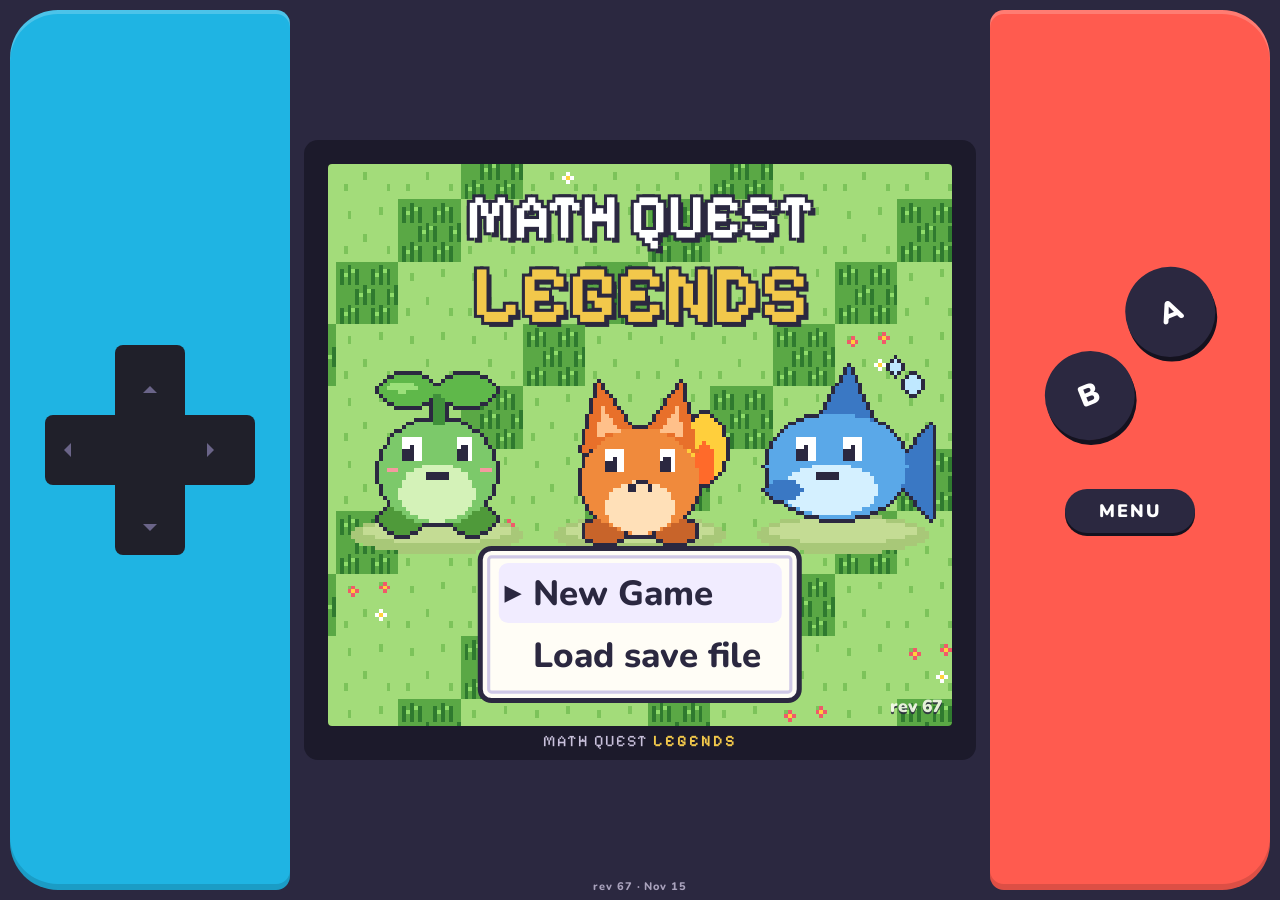
<file: index.html>
<!doctype html>
<html lang="en">
<head>
<meta charset="utf-8">
<meta name="viewport" content="width=device-width, initial-scale=1, maximum-scale=1, user-scalable=no, viewport-fit=cover">
<title>Math Quest Legends</title>
<meta name="description" content="A pixel-art monster-catching adventure where every battle move is a math problem.">
<meta name="theme-color" content="#2d2a4a">
<link rel="manifest" href="manifest.webmanifest">
<link rel="icon" href="favicon-32.png" sizes="32x32">
<link rel="apple-touch-icon" href="apple-touch-icon.png">
<meta name="apple-mobile-web-app-capable" content="yes">
<meta name="mobile-web-app-capable" content="yes">
<meta name="apple-mobile-web-app-status-bar-style" content="black-translucent">
<meta name="apple-mobile-web-app-title" content="MQ Legends">
<link rel="preconnect" href="https://fonts.googleapis.com">
<link rel="preconnect" href="https://fonts.gstatic.com" crossorigin>
<link rel="stylesheet" href="https://fonts.googleapis.com/css2?family=Nunito:wght@700;800;900&family=Pixelify+Sans:wght@400;600&display=swap">
<link rel="stylesheet" href="style.css">
</head>
<body>
<main class="console">
  <div class="bezel">
    <div class="screen" id="screen">
      <canvas id="cv" width="160" height="144"></canvas>
      <div id="ui"></div>
      <div id="fade"></div>
    </div>
    <div class="brand">MATH QUEST <b>LEGENDS</b></div>
  </div>

  <div class="pad">
    <div class="dpad">
      <button data-btn="up" class="d up" aria-label="Up"></button>
      <button data-btn="left" class="d left" aria-label="Left"></button>
      <span class="d mid"></span>
      <button data-btn="right" class="d right" aria-label="Right"></button>
      <button data-btn="down" class="d down" aria-label="Down"></button>
    </div>
    <div class="ab">
      <button data-btn="b" class="b" aria-label="B button">B</button>
      <button data-btn="a" class="a" aria-label="A button">A</button>
    </div>
  </div>
  <button data-btn="start" class="start">MENU</button>
  <p class="keys">Arrows / WASD move · Z or Space = A · X = B · Enter = Menu</p>
  <p class="rev" id="rev"></p>
</main>

<script src="js/version.js"></script>
<script src="js/data.js"></script>
<script src="js/art.js"></script>
<script src="js/math.js"></script>
<script src="js/game.js"></script>
<script>
if ('serviceWorker' in navigator) {
  window.addEventListener('load', function () { navigator.serviceWorker.register('sw.js').catch(function () {}); });
}
</script>
</body>
</html>
</file>
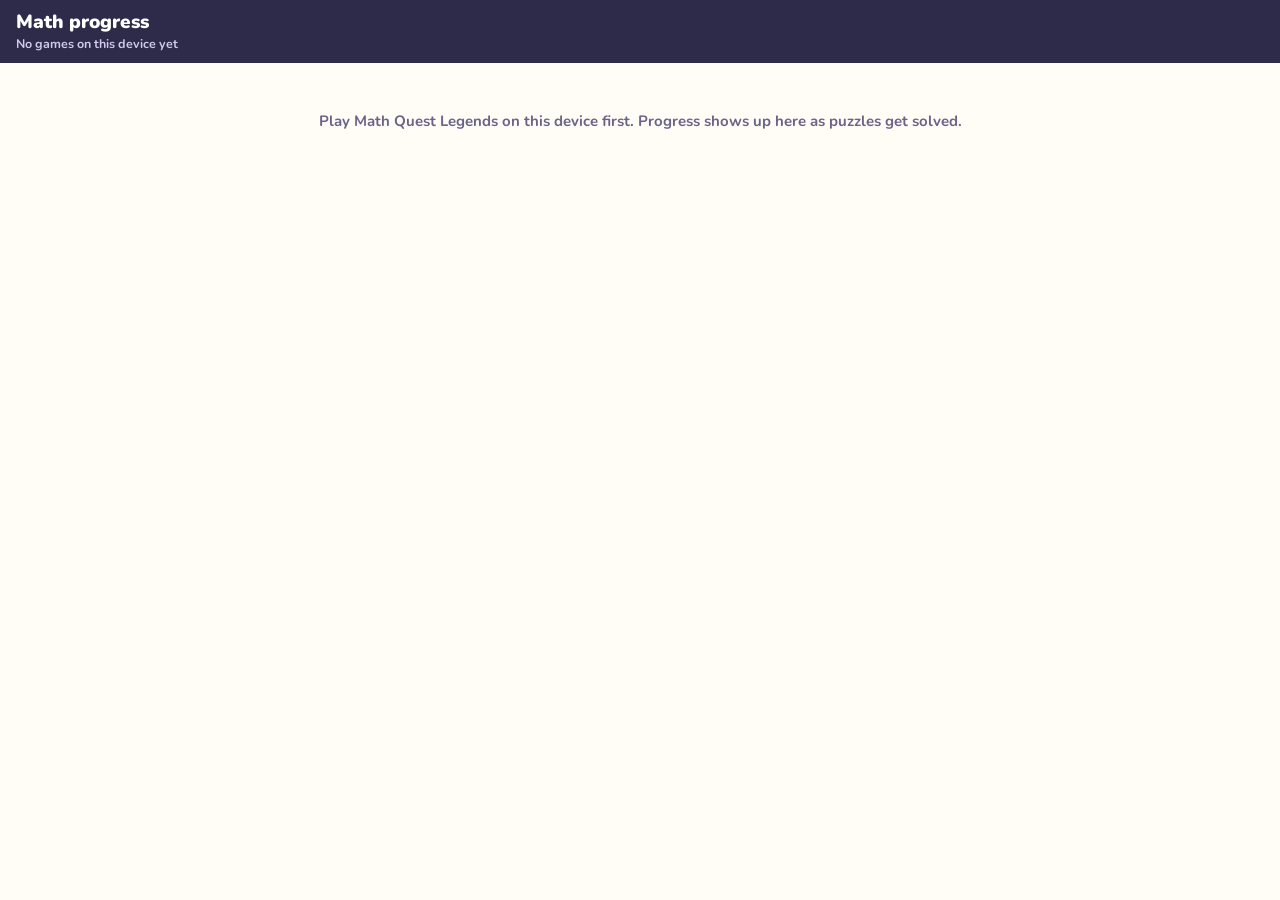
<file: progress.html>
<!doctype html>
<html lang="en">
<head>
<meta charset="utf-8">
<meta name="viewport" content="width=device-width, initial-scale=1, viewport-fit=cover">
<title>Math progress</title>
<link rel="icon" href="favicon-32.png" sizes="32x32">
<link rel="stylesheet" href="https://fonts.googleapis.com/css2?family=Nunito:wght@600;700;800;900&display=swap">
<style>
  /* For grown-ups: how each child on this device is doing, from the game's own
     saves (same address as the game, so the same storage). Nothing leaves the device. */
  :root {
    --ink: #2b2840; --soft: #6a6488; --paper: #fffdf6; --card: #ffffff; --line: #e6e1f0;
    --bezel: #2d2a4a; --gold: #f2c84b;
    --good: #2f9e5b; --mid: #d99a1e; --weak: #d2483f; --none: #c9c1dc;
  }
  * { box-sizing: border-box; }
  html { scroll-behavior: smooth; }
  body { margin: 0; background: var(--paper); color: var(--ink); font: 700 15px/1.35 'Nunito', system-ui, sans-serif; }
  header { position: sticky; top: 0; z-index: 2; background: var(--bezel); color: #fff; padding: 10px 16px; display: flex; align-items: center; gap: 10px; }
  header h1 { margin: 0; font-size: 19px; font-weight: 900; flex: 1; min-width: 0; white-space: nowrap; overflow: hidden; text-overflow: ellipsis; }
  header small { display: block; font-size: 12.5px; font-weight: 700; color: #cfc8e6; }
  .switch { border: 0; border-radius: 10px; background: #ffffff1f; color: #fff; font: 900 15px 'Nunito', sans-serif; padding: 6px 10px; }
  .switch[hidden] { display: none; }
  main { max-width: 760px; margin: 0 auto; padding: 12px 16px 40px; }
  h2 { font-size: 15px; font-weight: 900; text-transform: uppercase; letter-spacing: .06em; color: var(--soft); margin: 22px 0 8px; }
  p { margin: 6px 0; }
  .muted { color: var(--soft); font-weight: 700; }

  .cards { display: grid; grid-template-columns: repeat(4, 1fr); gap: 8px; }
  .card { background: var(--card); border: 2px solid var(--line); border-radius: 14px; padding: 8px 10px; }
  .card b { display: block; font-size: 24px; font-weight: 900; line-height: 1.1; }
  .card span { font-size: 12.5px; color: var(--soft); }

  .point { background: var(--card); border: 2px solid var(--line); border-left-width: 6px; border-radius: 12px; padding: 8px 12px; margin: 6px 0; }
  .point.good { border-left-color: var(--good); }
  .point.weak { border-left-color: var(--weak); }
  .point.up { border-left-color: #3b82c4; }
  .point.down { border-left-color: var(--mid); }
  .point h3 { margin: 0; font-size: 16px; font-weight: 900; }
  .point p { margin: 3px 0 0; font-weight: 700; }
  .point .home { color: var(--soft); }
  .point .home b { color: var(--ink); }

  .skill { display: grid; grid-template-columns: 1fr 120px 92px; gap: 8px; align-items: center; padding: 6px 2px; border-bottom: 1px solid var(--line); }
  .skill .name { font-weight: 800; }
  .skill .name small { display: block; color: var(--soft); font-weight: 700; font-size: 12.5px; }
  .bar { height: 12px; border-radius: 6px; background: var(--line); overflow: hidden; }
  .bar i { display: block; height: 100%; border-radius: 6px; }
  .chip { justify-self: end; font-size: 12px; font-weight: 900; padding: 2px 8px; border-radius: 10px; color: #fff; white-space: nowrap; }
  .grade { margin-top: 12px; font-weight: 900; }

  .days { display: grid; grid-template-columns: repeat(14, 1fr); gap: 4px; align-items: end; height: 92px; padding-top: 6px; }
  .day { display: flex; flex-direction: column; align-items: center; justify-content: flex-end; height: 100%; gap: 3px; }
  .day i { display: block; width: 100%; border-radius: 4px 4px 2px 2px; background: var(--none); min-height: 3px; }
  .day span { font-size: 11px; color: var(--soft); }

  .slip { background: var(--card); border: 2px solid var(--line); border-radius: 12px; padding: 8px 12px; margin: 6px 0; }
  .slip h3 { margin: 0; font-size: 15.5px; font-weight: 900; display: flex; justify-content: space-between; gap: 8px; }
  .slip p { margin: 3px 0 0; }
  .eg { font-variant-numeric: tabular-nums; color: var(--soft); }
  .eg b { color: var(--weak); }

  .review { display: flex; flex-wrap: wrap; gap: 6px; }
  .review span { background: var(--card); border: 2px solid var(--line); border-radius: 10px; padding: 3px 9px; font-variant-numeric: tabular-nums; }
  .foot { margin-top: 26px; font-size: 12.5px; color: var(--soft); }
  .empty { padding: 30px 0; text-align: center; color: var(--soft); }

  @media (max-width: 560px) {
    .cards { grid-template-columns: repeat(2, 1fr); }
    .skill { grid-template-columns: 1fr 80px 84px; }
  }
</style>
</head>
<body>
<header>
  <button class="switch" id="prev" type="button" aria-label="Previous child">◀</button>
  <h1 id="title">Math progress<small>&nbsp;</small></h1>
  <button class="switch" id="next" type="button" aria-label="Next child">▶</button>
</header>
<main id="main"></main>
<script src="js/data.js"></script>
<script src="js/math.js"></script>
<script>
(() => {
  const E = MathEngine;
  const main = document.getElementById('main');
  const el = (tag, cls, text) => { const e = document.createElement(tag); if (cls) e.className = cls; if (text != null) e.textContent = text; return e; };
  const pct = (x) => `${Math.round(x * 100)}%`;
  const DAY = 86400000;

  // ---------------------------------------------------------------- the saves

  function games() {
    const read = (key) => { try { return JSON.parse(localStorage.getItem(key)); } catch (e) { return null; } };
    let ids = read('mql:slots') || [];
    const list = ids.map((id) => ({ id, s: read('mql:save:v2:' + id) })).filter((g) => g.s);
    // A device that never opened the game since save slots came in.
    if (!list.length && read('mql:save:v2')) list.push({ id: '1', s: read('mql:save:v2') });
    return list;
  }
  const starterName = (s) => {
    const id = s.starterId || [...(s.party || []), ...(s.box || [])].map((c) => c.sp).find((sp) => STARTERS.includes(sp));
    return id && SPECIES[id] ? SPECIES[id].name : null;
  };

  // ---------------------------------------------------------------- reading a skill

  const tried = (s) => s && s.attempts > 0;
  const recentAcc = (s) => { const r = s.recent || []; return r.length ? r.reduce((a, b) => a + b, 0) / r.length : E.accuracy(s); };
  const secs = (s) => (s.n ? s.ms / s.n / 1000 : null);
  // Recent accuracy pulled toward 50% when there are only a few tries, so 2 of 2
  // doesn't outrank 9 of 10 and 2 of 3 isn't called weak.
  const sure = (s) => { const r = s.recent || []; return (r.reduce((a, b) => a + b, 0) + 1) / (r.length + 2); };
  const label = (id) => E.SKILLS[id].label;
  const lower = (id) => label(id).toLowerCase();
  const LEVEL_COLOR = ['var(--weak)', 'var(--mid)', 'var(--good)'];
  const colorFor = (a) => (a >= 0.85 ? 'var(--good)' : a >= 0.65 ? 'var(--mid)' : 'var(--weak)');
  function recentText(s) {
    const r = s.recent || [];
    const right = r.reduce((a, b) => a + b, 0);
    const t = secs(s);
    return `${right} of the last ${r.length} right on the first try` + (t ? ` · about ${Math.round(t)} s each` : '');
  }

  // Something to try away from the screen, for each skill.
  const AT_HOME = {
    'count-10': 'Count real things together (stairs, grapes, toy cars), touching each one once as you say the number.',
    'compare-10': 'Make two small piles of snacks: which has more? Line them up side by side to check.',
    'add-10': 'Use fingers or blocks: start with one group and count on as you add the second.',
    'sub-10': 'Put out some toys, hide a few under a cup, and ask how many are left.',
    'skip-10': 'Count out loud by 10s on walks or while tidying: 10, 20, 30…',
    'parts-10': 'Hide some of 10 pennies under your hand: "There are 6 showing. How many are hiding?"',
    'add-20': 'Practise "make a ten": 8 + 5 is 8 + 2 (makes 10) + 3 more. An egg carton works great as a ten-frame.',
    'sub-20': 'Count back from the bigger number on a number line or a tape measure.',
    compare: 'Pick two numbers on house doors or price tags: which is bigger, and how do you know?',
    'place-tens': 'Bundle straws or popsicle sticks in tens with a hair tie: 3 bundles and 4 loose sticks make 34.',
    doubles: 'Doubles are everywhere: legs on a chair, eggs in a carton row, dots on dominoes.',
    'missing-20': 'Play "I have 7, I need 12. How many more?" with coins or snacks; count up to find out.',
    'add-100': 'Add tens first, then ones: 34 + 25 is 30 + 20 and 4 + 5.',
    'sub-100': 'Count up from the smaller number to the bigger one in jumps of 10, then 1s.',
    'place-100': 'Count by 2s, 5s and 10s together; spot the pattern in the last digit.',
    'equal-groups': 'Make equal plates of snacks: 3 plates with 4 crackers. How many altogether?',
    halves: 'Share things fairly between two people: pizza slices, coins, cards.',
    'add-1000': 'Add hundreds, then tens, then ones, saying each part out loud.',
    'sub-1000': 'Talk through borrowing with money: break a dollar into dimes.',
    round: 'At the shop, round prices to the nearest 10 or 100 and guess the total.',
    'mult-facts': 'A few facts a day: start with 2s, 5s and 10s, then the tricky ones (6, 7, 8).',
    'div-facts': 'Turn each division into a times fact: 24 ÷ 6 means 6 times what is 24?',
    'add-multi': 'Line up the columns on squared paper and check each carry.',
    'sub-multi': 'Line up the columns on squared paper; check each borrow by adding back.',
    'round-big': 'Round big numbers from the news or a map (distances, populations).',
    'mult-1digit': 'Split the big number: 34 × 6 is 30 × 6 plus 4 × 6.',
    'div-1digit': 'Share out a bag of beans or coins into equal groups.',
    'equiv-frac': 'Fold paper in halves, then quarters: 1/2 covers the same as 2/4.',
    'dec-add': 'Use money: $3.50 + $1.25 lines up the dots by itself.',
    'dec-sub': 'Use money for change: pay $5.00 for $3.40.',
    'dec-place': 'Compare prices like $2.5 and $2.45: tenths first.',
    'mult-2digit': 'Use a box (area) drawing: split each number into tens and ones.',
    'div-long': 'Long division with real sharing: 156 stickers between 4 friends.',
    'frac-add': 'Pizza or chocolate bar pieces: make the pieces the same size before adding.',
  };

  // What each kind of slip says about understanding.
  const SLIP_MEANS = {
    'Off by one': 'Usually a counting slip: counting the starting number twice, or stopping one early. Counting on from the bigger number helps.',
    'Mixing up the operation': 'Did the other operation (added instead of taking away). Saying the sign out loud before solving helps.',
    'Carrying and borrowing': 'Regrouping isn\'t solid yet: a ten wasn\'t carried or borrowed.',
    'Digits in the wrong order': 'Wrote the digits backwards (21 for 12): tens and ones are still settling.',
    'Rounding the wrong way': 'Rounded to the wrong neighbour: check the digit to the right.',
    Decimals: 'The decimal point ended up in the wrong place, or the points weren\'t lined up.',
    Fractions: 'Changed only one part of the fraction, or added before matching the bottoms.',
    'Mystery numbers': 'In 9 + _ = 15, added the two numbers shown or wrote the total: the idea of "how many more" isn\'t there yet. Counting up from 9 to 15 on fingers helps.',
    'Counting by the wrong step': 'Counted by 1 when the pattern goes up by more.',
    'No clear pattern': 'Often a guess, a mis-tap, or a fact that isn\'t known yet.',
  };

  // ---------------------------------------------------------------- the page

  let all = games(), at = 0;
  function render() {
    main.replaceChildren();
    const title = document.getElementById('title');
    document.getElementById('prev').hidden = document.getElementById('next').hidden = all.length < 2;
    if (!all.length) {
      title.innerHTML = 'Math progress<small>No games on this device yet</small>';
      main.append(el('p', 'empty', 'Play Math Quest Legends on this device first. Progress shows up here as puzzles get solved.'));
      return;
    }
    const { s } = all[at];
    const skills = s.skills || {};
    const grade = s.grade || 0;
    const starter = starterName(s);
    title.replaceChildren(`${s.name || 'Hero'}'s math`, el('small', null,
      `${GRADES[grade]}${starter ? ' · ' + starter : ''}${all.length > 1 ? ` · game ${at + 1} of ${all.length}` : ''}`));
    window.scrollTo(0, 0);

    const ids = Object.keys(E.SKILLS);
    const triedIds = ids.filter((id) => tried(skills[id]));
    // `all` is every try; `attempts` and `correct` are halved at 20 (newer tries count more).
    const triesOf = (sk) => sk.all ?? sk.attempts;
    const total = triedIds.reduce((n, id) => n + triesOf(skills[id]), 0);
    if (!total) {
      main.append(el('p', 'empty', `${s.name || 'This game'} hasn't solved any puzzles yet.`));
      return;
    }
    // Weighted the game's way: each skill's accuracy times its real number of tries.
    const firsts = triedIds.reduce((n, id) => n + E.accuracy(skills[id]) * triesOf(skills[id]), 0);
    const thisGrade = E.gradeSkills(grade);
    const mastered = thisGrade.filter((id) => E.stretchLevel(skills[id]) === 2).length;

    // Days played: from the daily log (newer saves) or the review list's dates.
    const days = s.days || {};
    const today = new Date();
    const dayKey = (d) => d.toLocaleDateString('en-CA');
    const last14 = [...Array(14)].map((_, i) => { const d = new Date(today); d.setDate(d.getDate() - 13 + i); return d; });
    const playedDays = last14.filter((d) => days[dayKey(d)]).length;

    // ---- at a glance
    const cards = el('div', 'cards');
    const card = (big, small) => { const c = el('div', 'card'); c.append(el('b', null, big), el('span', null, small)); cards.append(c); };
    card(String(total), 'puzzles solved');
    card(pct(firsts / total), 'right on the first try');
    card(`${mastered} / ${thisGrade.length}`, `${GRADES[grade]} skills mastered`);
    card(Object.keys(days).length ? `${playedDays}` : '–', 'days played (2 weeks)');
    main.append(cards);

    // ---- summary in words
    const enough = triedIds.filter((id) => skills[id].attempts >= 3);
    // The game's own rule for extra practice (MathEngine.strugglingSkill): under 70% on
    // the last 10 tries, with at least 5 of them.
    const weak = enough.filter((id) => (skills[id].recent || []).length >= 5 && recentAcc(skills[id]) < 0.7)
      .sort((a, b) => recentAcc(skills[a]) - recentAcc(skills[b]))
      .slice(0, 3);
    // Changing: the last 10 tries are well above or below the whole record.
    const up = enough.filter((id) => !weak.includes(id) && (skills[id].recent || []).length >= 5 && recentAcc(skills[id]) - E.accuracy(skills[id]) >= 0.15);
    const down = enough.filter((id) => !weak.includes(id) && (skills[id].recent || []).length >= 5 && E.accuracy(skills[id]) - recentAcc(skills[id]) >= 0.2);
    const strong = enough.filter((id) => !up.includes(id) && sure(skills[id]) >= 0.75)
      .sort((a, b) => sure(skills[b]) - sure(skills[a]) || skills[b].attempts - skills[a].attempts)
      .slice(0, 3);
    const untried = thisGrade.filter((id) => !tried(skills[id]));

    const name = s.name || 'They';
    const sum = el('p');
    const bits = [];
    if (strong.length) bits.push(`${name} is strongest at ${strong.map(lower).join(', ').replace(/, ([^,]*)$/, ' and $1')}.`);
    if (up.length) bits.push(`${up.map((id, i) => (i ? lower(id) : label(id))).join(' and ')} ${up.length > 1 ? 'are' : 'is'} clicking: much better lately than at first.`);
    if (weak.length) bits.push(`Still learning ${weak.map(lower).join(' and ')}; the game gives ${weak.length > 1 ? 'the hardest of these' : 'it'} extra practice.`);
    if (!weak.length && !untried.length) bits.push('Nothing is a struggle right now.');
    sum.textContent = bits.join(' ');
    main.append(el('h2', null, 'In a nutshell'), sum);

    // ---- strengths, needs practice, trends
    const point = (cls, head, ...lines) => {
      const d = el('div', 'point ' + cls);
      d.append(el('h3', null, head));
      for (const l of lines) if (l) d.append(typeof l === 'string' ? el('p', null, l) : l);
      main.append(d);
    };
    // Wrong steps inside Teach me lessons are counted under "Teach me", not with the answers.
    const allSlips = s.slips || [];
    const slips = allSlips.filter((x) => x.k !== 'lesson-step');
    const slipFor = (id) => {
      const counts = {};
      for (const x of slips) if (x.s === id && x.k) counts[x.k] = (counts[x.k] || 0) + 1;
      const k = Object.keys(counts).sort((a, b) => counts[b] - counts[a])[0];
      return k ? `Most common slip: ${E.SLIPS[k].group.toLowerCase()} (${counts[k]}×).` : null;
    };
    // Problems of this skill missed lately (still in the game's review list).
    const review = s.review || [];
    const question = (x) => E.fmt(x).replace(' = ?', '').replace('?', '_');
    const missedLately = (id) => {
      const qs = review.filter((x) => x.skillId === id).slice(-3).reverse().map(question);
      return qs.length ? `Missed lately: ${qs.join(' · ')}` : null;
    };
    const atHome = (id) => { const p = el('p', 'home'); p.append(el('b', null, 'Try at home: '), AT_HOME[id] || ''); return p; };

    if (strong.length) {
      main.append(el('h2', null, 'Strengths'));
      for (const id of strong) {
        const lv = E.stretchLevel(skills[id]);
        point('good', label(id), `${recentText(skills[id])}.` + (lv ? ` The game rates it ${E.MASTERY[lv].toLowerCase()}.` : ''));
      }
    }
    if (weak.length || untried.length) {
      main.append(el('h2', null, 'Needs practice'));
      for (const id of weak) {
        const sk = skills[id];
        point('weak', label(id), `${recentText(sk)} (${pct(E.accuracy(sk))} over time).`, missedLately(id), slipFor(id), atHome(id));
      }
      if (untried.length) point('', `Not tried yet in ${GRADES[grade]}`, untried.map(label).join(', ') + '. These come up as the game goes on.');
    }
    if (up.length || down.length) {
      main.append(el('h2', null, 'Changing'));
      for (const id of up) {
        const sk = skills[id];
        const back = review.filter((x) => x.skillId === id).length;
        point('up', `↑ ${label(id)}`, `${pct(E.accuracy(sk))} first-try over time, ${pct(recentAcc(sk))} in the last ${(sk.recent || []).length}. Practice is working.` +
          (back ? ` ${back} missed one${back === 1 ? ' is' : 's are'} still coming back for review.` : ''));
      }
      for (const id of down) {
        const sk = skills[id];
        point('down', `↓ ${label(id)}`, `${pct(E.accuracy(sk))} first-try over time, but ${pct(recentAcc(sk))} lately. Might be the bigger numbers the game gives once a skill is strong.`, atHome(id));
      }
    }

    // ---- mistakes
    main.append(el('h2', null, 'Kinds of mistakes'));
    if (!slips.length) {
      main.append(el('p', 'muted', 'Wrong answers are recorded from today on (the game didn\'t keep them before). Check back after a few sessions.'));
    } else {
      const groups = {};
      for (const x of slips) {
        const g = x.k && E.SLIPS[x.k] ? E.SLIPS[x.k].group : 'No clear pattern';
        (groups[g] = groups[g] || []).push(x);
      }
      main.append(el('p', 'muted', `From the last ${slips.length} wrong answer${slips.length === 1 ? '' : 's'}:`));
      for (const g of Object.keys(groups).sort((a, b) => groups[b].length - groups[a].length)) {
        const list = groups[g];
        const d = el('div', 'slip');
        const h = el('h3');
        h.append(el('span', null, g), el('span', 'muted', `${list.length}×`));
        d.append(h, el('p', null, SLIP_MEANS[g] || ''));
        for (const x of list.slice(-2).reverse()) {
          const eg = el('p', 'eg');
          eg.append(`${x.q.replace('= ?', '=').replace('?', '_')}  answered `, el('b', null, E.show(x.g)), ` (right: ${E.show(x.a)}) · ${label(x.s)}`);
          d.append(eg);
        }
        main.append(d);
      }
    }

    // ---- Teach me
    const lessonLog = s.lessonLog || Object.fromEntries(Object.entries(s.lessons || {}).map(([id, n]) => [id, { opened: n, shown: 0 }]));
    const taught = Object.keys(lessonLog).filter((id) => E.SKILLS[id] && lessonLog[id].opened).sort((a, b) => lessonLog[b].opened - lessonLog[a].opened);
    if (taught.length) {
      main.append(el('h2', null, 'Teach me'));
      const opened = taught.reduce((n, id) => n + lessonLog[id].opened, 0), shownAll = taught.reduce((n, id) => n + (lessonLog[id].shown || 0), 0);
      const stepSlips = allSlips.filter((x) => x.k === 'lesson-step').length;
      main.append(el('p', null, `Lessons: ${opened} opened, ${shownAll} needed the answer shown.` + (stepSlips ? ` ${stepSlips} of the last ${allSlips.length} wrong answers were on lesson steps.` : '')));
      for (const id of taught) {
        const x = lessonLog[id];
        main.append(el('p', 'muted', `${label(id)}: ${x.opened} opened, ${x.shown || 0} needed the answer shown.`));
      }
      main.append(el('p', 'muted', 'Each lesson step needs an answer: after two misses the buddy shows the step worked out and it is typed again. Answers shown are counted from 2026-11-15 on.'));
    }

    // ---- the last two weeks
    main.append(el('h2', null, 'Last two weeks'));
    if (!Object.keys(days).length) {
      main.append(el('p', 'muted', 'Daily play is recorded from today on. The chart fills in as the days go by.'));
    } else {
      const tot = (k) => Object.values(days[k] || {}).reduce((t, x) => [t[0] + x[0], t[1] + x[1], t[2] + x[2]], [0, 0, 0]);
      const per = last14.map((d) => tot(dayKey(d)));
      const most = Math.max(1, ...per.map((t) => t[0]));
      const chart = el('div', 'days');
      per.forEach((t, i) => {
        const d = el('div', 'day');
        const bar = el('i');
        bar.style.height = `${Math.max(3, (t[0] / most) * 70)}px`;
        if (t[0]) bar.style.background = colorFor(t[1] / t[0]);
        bar.title = t[0] ? `${t[0]} puzzles, ${pct(t[1] / t[0])} first try, ${Math.round(t[2] / 60000)} min` : 'not played';
        d.append(bar, el('span', null, 'SMTWTFS'[last14[i].getDay()]));
        chart.append(d);
      });
      main.append(chart);
      const played = per.filter((t) => t[0]);
      const mins = played.reduce((n, t) => n + t[2], 0) / 60000;
      main.append(el('p', 'muted', played.length
        ? `Played ${played.length} of the last 14 days, about ${Math.max(1, Math.round(mins / played.length))} min of puzzle-solving a day. Bar height: puzzles; color: first-try accuracy.`
        : 'Not played in the last 14 days.'));
    }

    // ---- every skill
    main.append(el('h2', null, 'Every skill'));
    main.append(el('p', 'muted', 'Bar: first-try accuracy over the last 10 tries.'));
    const shown = E.LEVELS.map((L, g) => [g, ids.filter((id) => E.SKILLS[id].level === L && (g === grade || tried(skills[id])))]).filter(([, l]) => l.length);
    for (const [g, list] of shown.sort((a, b) => (b[0] === grade) - (a[0] === grade) || b[0] - a[0])) {
      main.append(el('div', 'grade', GRADES[g] + (g === grade ? ' (playing now)' : g < grade ? ' (review)' : '')));
      for (const id of list) {
        const sk = skills[id];
        const row = el('div', 'skill');
        const nm = el('div', 'name', label(id));
        nm.append(el('small', null, tried(sk) ? `${triesOf(sk)} ${triesOf(sk) === 1 ? 'try' : 'tries'}` + (secs(sk) ? ` · ${Math.round(secs(sk))} s each` : '') : 'not tried yet'));
        const bar = el('div', 'bar'), fill = el('i');
        if (tried(sk)) { fill.style.width = pct(recentAcc(sk)); fill.style.background = colorFor(recentAcc(sk)); }
        bar.append(fill);
        // The game's own rating needs at least 6 tries.
        const lv = tried(sk) && triesOf(sk) >= 6 ? E.stretchLevel(sk) : -1;
        const chip = el('span', 'chip', !tried(sk) ? '–' : lv < 0 ? 'Few tries' : E.MASTERY[lv]);
        chip.style.background = lv < 0 ? 'var(--none)' : LEVEL_COLOR[lv];
        row.append(nm, bar, chip);
        main.append(row);
      }
    }

    // ---- coming back
    if (review.length) {
      main.append(el('h2', null, 'Missed problems coming back'));
      const by = {};
      for (const x of review) by[x.skillId] = (by[x.skillId] || 0) + 1;
      const top = Object.keys(by).sort((a, b) => by[b] - by[a]);
      main.append(el('p', null, `${review.length} missed problem${review.length === 1 ? '' : 's'} waiting, mostly ` +
        top.slice(0, 3).map((id) => `${lower(id)} (${by[id]})`).join(', ') + '.'));
      main.append(el('p', 'muted', `The game brings each one back after 1, 3 and 7 days until it's right. ${review.filter((x) => x.due <= Date.now()).length} are due now.`));
      const box = el('div', 'review');
      for (const x of review.slice().reverse()) box.append(el('span', null, question(x)));
      main.append(box);
    }

    main.append(el('p', 'foot', 'From this device\'s saved games. Mastered: at least 12 tries, 92% right on the first try, and quick (about 15 s or less). The game gives weak skills more often and strong skills bigger numbers.'));
  }

  function go(d) { if (all.length > 1) { at = (at + d + all.length) % all.length; render(); } }
  document.getElementById('prev').onclick = () => go(-1);
  document.getElementById('next').onclick = () => go(1);
  // Homebase's controller: up/down scroll, left/right switch games. Quick presses
  // add up (each smooth scroll would otherwise restart from where the last one was).
  let target = null;
  window.LauncherPad = {
    set(btn, down) {
      if (!down) return;
      if (btn === 'up' || btn === 'down') {
        const from = target !== null && Math.abs(target - window.scrollY) < 600 ? target : window.scrollY;
        const max = document.documentElement.scrollHeight - window.innerHeight;
        target = Math.max(0, Math.min(max, from + (btn === 'down' ? 1 : -1) * 160));
        window.scrollTo({ top: target, behavior: 'smooth' });
      }
      else if (btn === 'left' || btn === 'right') go(btn === 'right' ? 1 : -1);
    },
  };
  document.addEventListener('keydown', (e) => {
    if (e.key === 'ArrowLeft') go(-1);
    else if (e.key === 'ArrowRight') go(1);
  });
  render();
})();
</script>
</body>
</html>
</file>
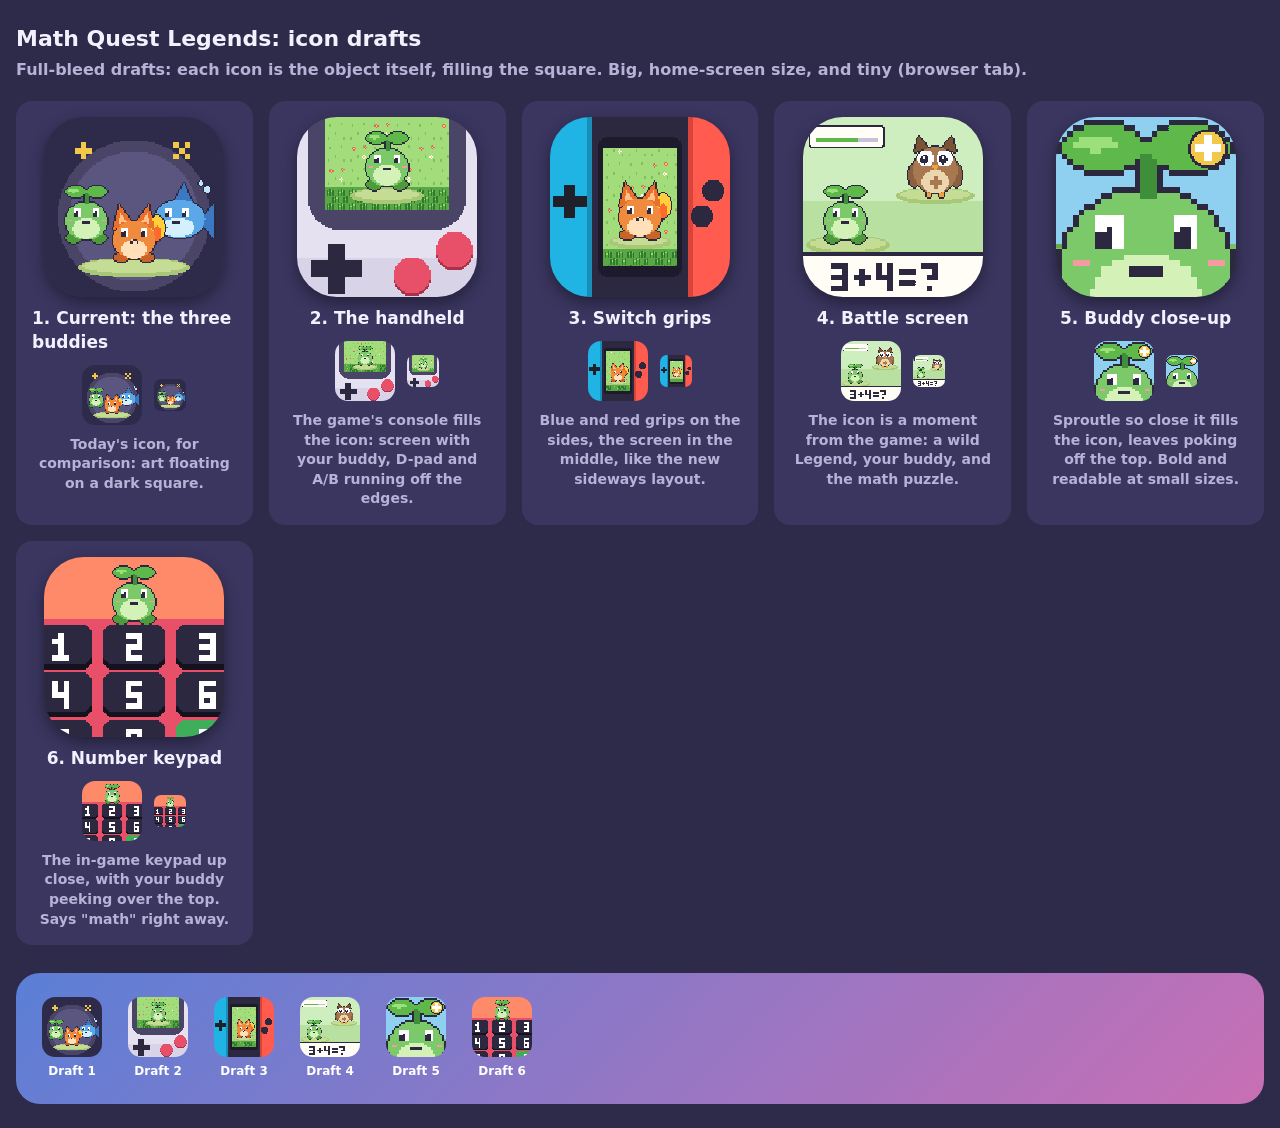
<file: tools/icons.html>
<!doctype html>
<html lang="en">
<head>
<meta charset="utf-8">
<meta name="viewport" content="width=device-width, initial-scale=1">
<title>Icon Drafts</title>
<style>
  :root { --bg: #2d2a4a; --card: #3a3660; --ink: #f4f1ff; --muted: #b9b2d8; }
  body { margin: 0; background: var(--bg); color: var(--ink); font: 600 16px/1.4 system-ui, sans-serif; padding: 24px 16px; }
  h1 { margin: 0 0 4px; font-size: 22px; }
  p { margin: 0 0 20px; color: var(--muted); }
  .grid { display: grid; grid-template-columns: repeat(auto-fill, minmax(230px, 1fr)); gap: 16px; }
  .card { background: var(--card); border-radius: 16px; padding: 16px; display: flex; flex-direction: column; align-items: center; gap: 10px; }
  .big { width: 180px; height: 180px; border-radius: 40px; image-rendering: pixelated; box-shadow: 0 6px 16px #0006; }
  .row { display: flex; gap: 12px; align-items: center; }
  .small { width: 60px; height: 60px; border-radius: 13px; image-rendering: pixelated; }
  .tiny { width: 32px; height: 32px; border-radius: 7px; image-rendering: pixelated; }
  h2 { margin: 0; font-size: 17px; }
  .card p { margin: 0; font-size: 14px; text-align: center; }
  .home { margin-top: 28px; padding: 24px; border-radius: 24px; background: linear-gradient(135deg, #5b7fd6, #c86fb4); display: flex; flex-wrap: wrap; gap: 22px; }
  .app { display: flex; flex-direction: column; align-items: center; gap: 6px; font-size: 12px; color: #fff; width: 64px; text-align: center; }
  .app canvas { width: 60px; height: 60px; border-radius: 13px; image-rendering: pixelated; }
</style>
</head>
<body>
<h1>Math Quest Legends: icon drafts</h1>
<p>Full-bleed drafts: each icon is the object itself, filling the square. Big, home-screen size, and tiny (browser tab).</p>
<div class="grid" id="grid"></div>
<div class="home" id="home"></div>

<script src="../js/data.js"></script>
<script src="../js/art.js"></script>
<script>
// Tiny 3x5 pixel font for numbers and math signs.
const FONT = {
  '0': '111101101101111', '1': '010110010010111', '2': '111001111100111', '3': '111001111001111',
  '4': '101101111001001', '5': '111100111001111', '6': '111100111101111', '7': '111001010010010',
  '8': '111101111101111', '9': '111101111001111', '+': '000010111010000', '=': '000111000111000',
  '-': '000000111000000', 'x': '000101010101000', '?': '111001011000010',
};
function text(ctx, str, x, y, color, s = 1) {
  ctx.fillStyle = color;
  for (const ch of str) {
    const g = FONT[ch];
    if (g) for (let i = 0; i < 15; i++) if (g[i] === '1') ctx.fillRect(x + (i % 3) * s, y + Math.floor(i / 3) * s, s, s);
    x += 4 * s;
  }
}
function rect(ctx, x, y, w, h, c) { ctx.fillStyle = c; ctx.fillRect(x, y, w, h); }
function disc(ctx, cx, cy, r, c) {
  ctx.fillStyle = c;
  for (let y = -r; y <= r; y++) { const w = Math.round(Math.sqrt(r * r - y * y)); ctx.fillRect(cx - w, cy + y, w * 2, 1); }
}
function grass(ctx, n, tall) {
  for (let ty = 0; ty < n; ty++) for (let tx = 0; tx < n; tx++) {
    const ch = tall && ty >= n - 1 ? ',' : (tx + ty) % 3 === 0 ? 'f' : '.';
    ctx.drawImage(Art.tile(ch), tx * 16, ty * 16);
  }
}

// Each draft draws on a small pixel canvas (size = logical pixels), then is scaled up crisply.
// Rounded box drawn pixel by pixel (keeps the pixel-art look).
function rrect(ctx, x, y, w, h, r, c) {
  ctx.fillStyle = c;
  for (let yy = 0; yy < h; yy++) {
    const dy = yy < r ? r - yy - 0.5 : yy >= h - r ? yy - (h - r) + 0.5 : 0;
    const inset = dy ? Math.round(r - Math.sqrt(Math.max(0, r * r - dy * dy))) : 0;
    ctx.fillRect(x + inset, y + yy, w - 2 * inset, 1);
  }
}
function big(ctx, id, x, y, scale = 2) { ctx.drawImage(Art.creature(id), x, y, 48 * scale, 48 * scale); }
function dpad(ctx, x, y, s, c) { rect(ctx, x + s, y, s, s * 3, c); rect(ctx, x, y + s, s * 3, s, c); }

// Full-bleed drafts: the whole icon is the object, cropped to fill the square (like DeckDex).
const DRAFTS = [
  {
    name: 'Current: the three buddies', size: 128,
    note: 'Today\'s icon, for comparison: art floating on a dark square.',
    draw(c) {
      rect(c, 0, 0, 128, 128, '#2d2a4a');
      disc(c, 64, 70, 54, '#4a4566');
      disc(c, 64, 70, 46, '#5b5680');
      c.drawImage(Art.platform(40, 7), 24, 100);
      c.drawImage(Art.creature('sproutle'), 6, 44);
      c.drawImage(Art.creature('splashfin'), 74, 44);
      c.drawImage(Art.creature('emberkit'), 40, 58);
      text(c, '+', 22, 14, '#f2c84b', 4);
      text(c, 'x', 92, 14, '#f2c84b', 4);
    },
  },
  {
    name: 'The handheld', size: 128,
    note: 'The game\'s console fills the icon: screen with your buddy, D-pad and A/B running off the edges.',
    draw(c) {
      rect(c, 0, 0, 128, 128, '#e6e1f0');
      rect(c, 0, 100, 128, 28, '#d9d3e8');
      rrect(c, 8, -24, 112, 104, 22, '#4a4566');
      rect(c, 8, -24, 90, 40, '#4a4566');
      // screen
      const s = document.createElement('canvas'); s.width = 88; s.height = 66;
      const sc = s.getContext('2d');
      for (let y = 0; y < 5; y++) for (let x = 0; x < 6; x++) sc.drawImage(Art.tile(y === 4 ? ',' : (x + y) % 3 === 0 ? 'f' : '.'), x * 16, y * 16 - 14);
      sc.drawImage(Art.platform(26, 6), 18, 50);
      sc.drawImage(Art.creature('sproutle'), 20, 6);
      c.drawImage(s, 20, 0);
      text(c, 'MQ', 50, 70, '#c9c1dc', 2);
      dpad(c, 10, 90, 12, '#2b2840');
      disc(c, 112, 96, 13, '#a8324a'); disc(c, 112, 94, 13, '#e8506a');
      disc(c, 82, 114, 13, '#a8324a'); disc(c, 82, 112, 13, '#e8506a');
    },
  },
  {
    name: 'Switch grips', size: 128,
    note: 'Blue and red grips on the sides, the screen in the middle, like the new sideways layout.',
    draw(c) {
      rect(c, 0, 0, 128, 128, '#2b2840');
      rrect(c, -20, 0, 50, 128, 0, '#1fb4e3');
      rrect(c, 98, 0, 50, 128, 0, '#ff5b4f');
      rect(c, 26, 0, 4, 128, '#178fb8'); rect(c, 98, 0, 4, 128, '#d8443a');
      rrect(c, 34, 14, 60, 100, 8, '#1c1a2b');
      const s = document.createElement('canvas'); s.width = 52; s.height = 84;
      const sc = s.getContext('2d');
      for (let y = 0; y < 6; y++) for (let x = 0; x < 4; x++) sc.drawImage(Art.tile(y >= 5 ? ',' : (x + y) % 3 === 0 ? 'f' : '.'), x * 16, y * 16 - 8);
      sc.drawImage(Art.platform(22, 5), 4, 62);
      sc.drawImage(Art.creature('emberkit'), 2, 20);
      c.drawImage(s, 38, 22);
      dpad(c, 2, 48, 8, '#20202a');
      disc(c, 116, 52, 8, '#2b2840'); disc(c, 108, 70, 8, '#2b2840');
    },
  },
  {
    name: 'Battle screen', size: 128,
    note: 'The icon is a moment from the game: a wild Legend, your buddy, and the math puzzle.',
    draw(c) {
      for (let y = 0; y < 128; y++) rect(c, 0, y, 128, 1, y < 60 ? '#cfeec0' : '#b8e0a0');
      c.drawImage(Art.platform(28, 6), 66, 50);
      c.drawImage(Art.creature('hootsum'), 70, 10);
      c.drawImage(Art.platform(30, 7), 2, 84);
      c.drawImage(Art.creature('sproutle'), 6, 44);
      rrect(c, 4, 6, 54, 16, 3, '#2b2840'); rrect(c, 5, 7, 52, 14, 2, '#fffdf6');
      rect(c, 9, 15, 44, 3, '#c9c1dc'); rect(c, 9, 15, 30, 3, '#5fb84a');
      rect(c, -4, 96, 136, 36, '#2b2840'); rect(c, -4, 99, 136, 33, '#fffdf6');
      text(c, '3+4=?', 20, 104, '#2b2840', 4);
    },
  },
  {
    name: 'Buddy close-up', size: 128,
    note: 'Sproutle so close it fills the icon, leaves poking off the top. Bold and readable at small sizes.',
    draw(c) {
      for (let y = 0; y < 128; y++) rect(c, 0, y, 128, 1, y < 90 ? '#8fd0f0' : '#7cc060');
      for (let i = 0; i < 128; i += 8) rect(c, i, 90, 4, 3, '#6aa848');
      big(c, 'sproutle', -32, -14, 4);
      disc(c, 108, 22, 14, '#2b2840'); disc(c, 108, 22, 12, '#f2c84b');
      rect(c, 105, 13, 6, 18, '#fff'); rect(c, 99, 19, 18, 6, '#fff');
    },
  },
  {
    name: 'Number keypad', size: 128,
    note: 'The in-game keypad up close, with your buddy peeking over the top. Says "math" right away.',
    draw(c) {
      rect(c, 0, 0, 128, 128, '#e8506a');
      rect(c, 0, 0, 128, 44, '#ff8a6a');
      const keys = ['1', '2', '3', '4', '5', '6', '7', '8', '9'];
      keys.forEach((k, i) => {
        const x = -10 + (i % 3) * 52, y = 48 + Math.floor(i / 3) * 34;
        rrect(c, x, y + 4, 44, 28, 7, '#14121f');
        rrect(c, x, y, 44, 28, 7, i === 8 ? '#3fae5a' : '#2b2840');
        text(c, k, x + 16, y + 6, '#fff', 4);
      });
      c.drawImage(Art.creature('sproutle'), 40, 2);
    },
  },
];

function render(d, px) {
  const src = document.createElement('canvas');
  src.width = src.height = d.size;
  const ctx = src.getContext('2d');
  ctx.imageSmoothingEnabled = false;
  d.draw(ctx);
  const out = document.createElement('canvas');
  out.width = out.height = px;
  const o = out.getContext('2d');
  o.imageSmoothingEnabled = false;
  o.drawImage(src, 0, 0, px, px);
  return out;
}
// For saving: MQLIcon(i, 512).toDataURL()
window.MQLIcon = (i, px) => render(DRAFTS[i], px);

const grid = document.getElementById('grid'), home = document.getElementById('home');
DRAFTS.forEach((d, i) => {
  const card = document.createElement('div'); card.className = 'card';
  const big = render(d, 512); big.className = 'big';
  const row = document.createElement('div'); row.className = 'row';
  const sm = render(d, 180); sm.className = 'small';
  const tn = render(d, 64); tn.className = 'tiny';
  row.append(sm, tn);
  const h = document.createElement('h2'); h.textContent = (i + 1) + '. ' + d.name;
  const p = document.createElement('p'); p.textContent = d.note;
  card.append(big, h, row, p);
  grid.append(card);
  const app = document.createElement('div'); app.className = 'app';
  const ic = render(d, 180);
  app.append(ic, Object.assign(document.createElement('span'), { textContent: 'Draft ' + (i + 1) }));
  home.append(app);
});
</script>
</body>
</html>
</file>
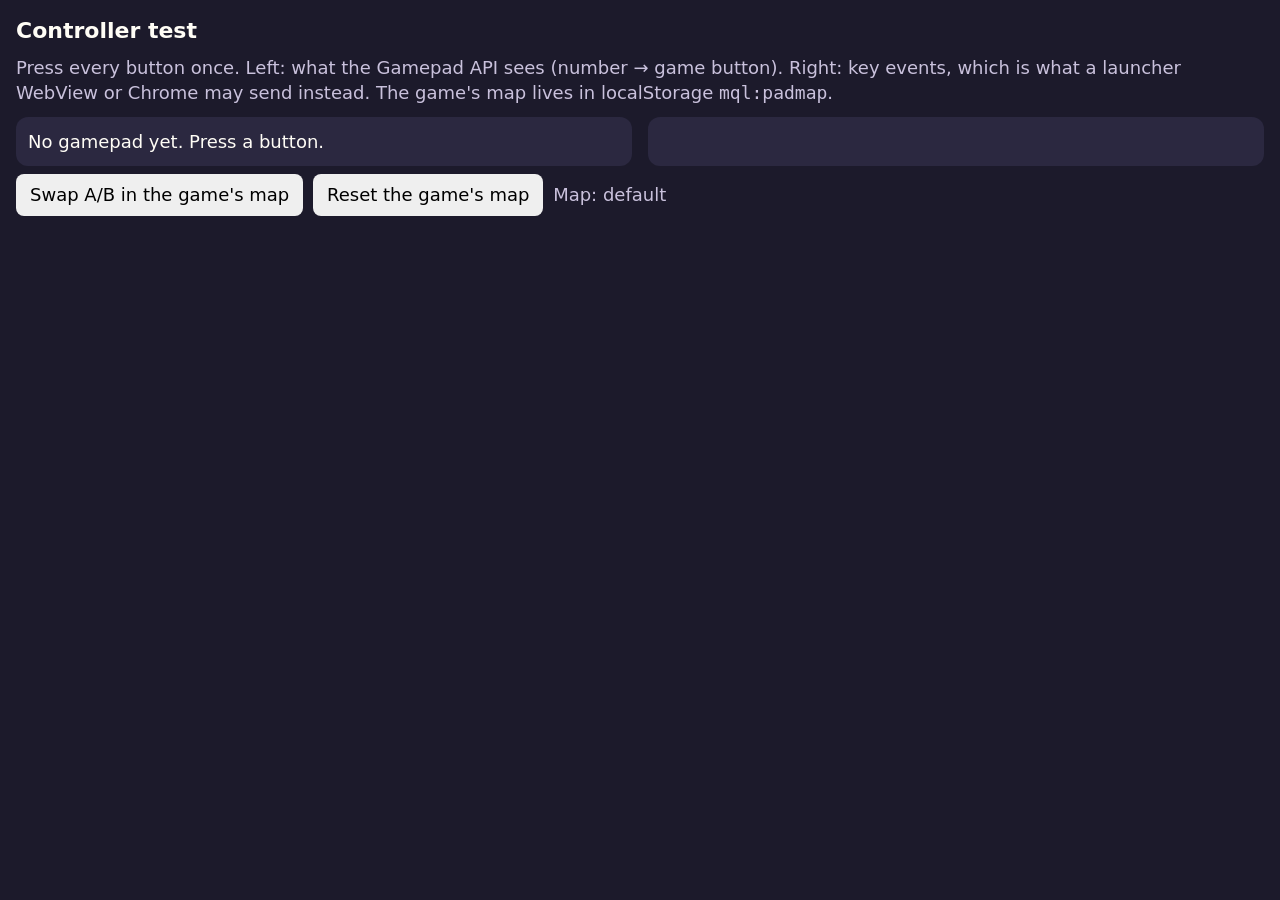
<file: tools/pad-test.html>
<!doctype html>
<html lang="en">
<head>
<meta charset="utf-8">
<meta name="viewport" content="width=device-width, initial-scale=1">
<title>Controller test</title>
<style>
  body { margin: 0; padding: 16px; background: #1c1a2b; color: #fffdf6; font: 18px/1.4 system-ui, sans-serif; }
  h1 { font-size: 22px; margin: 0 0 8px; }
  p { margin: 4px 0 12px; color: #c9c1dc; }
  .cols { display: grid; grid-template-columns: 1fr 1fr; gap: 16px; }
  .card { background: #2b2840; border-radius: 12px; padding: 12px; }
  .btns { display: flex; flex-wrap: wrap; gap: 6px; }
  .b { min-width: 44px; padding: 6px; text-align: center; border-radius: 8px; background: #4a4566; }
  .b.on { background: #f2c84b; color: #2b2840; font-weight: 800; }
  .b small { display: block; font-size: 12px; opacity: .8; }
  pre { margin: 0; white-space: pre-wrap; font-size: 15px; max-height: 50vh; overflow: auto; }
  button { font: inherit; padding: 8px 14px; border-radius: 8px; border: 0; margin: 4px 4px 0 0; }
</style>
</head>
<body>
<h1>Controller test</h1>
<p>Press every button once. Left: what the Gamepad API sees (number → game button). Right: key events, which is what a launcher WebView or Chrome may send instead.
The game's map lives in localStorage <code>mql:padmap</code>.</p>
<div class="cols">
  <div class="card"><div id="pads">No gamepad yet. Press a button.</div></div>
  <div class="card"><pre id="keys"></pre></div>
</div>
<p>
  <button id="swap">Swap A/B in the game's map</button>
  <button id="reset">Reset the game's map</button>
  <span id="map"></span>
</p>
<script>
  // Keep in sync with PAD_MAP in js/game.js.
  const PAD_MAP = { 0: 'a', 1: 'b', 2: 'x', 3: 'y', 8: 'select', 9: 'start', 12: 'up', 13: 'down', 14: 'left', 15: 'right' };
  const load = () => { try { return { ...PAD_MAP, ...JSON.parse(localStorage.getItem('mql:padmap') || '{}') }; } catch (e) { return PAD_MAP; } };
  const showMap = () => { document.getElementById('map').textContent = 'Map: ' + (localStorage.getItem('mql:padmap') || 'default'); };
  document.getElementById('swap').onclick = () => {
    const m = load(), a = Object.keys(m).find((k) => m[k] === 'a'), b = Object.keys(m).find((k) => m[k] === 'b');
    localStorage.setItem('mql:padmap', JSON.stringify({ [a]: 'b', [b]: 'a' }));
    showMap();
  };
  document.getElementById('reset').onclick = () => { localStorage.removeItem('mql:padmap'); showMap(); };
  showMap();

  const log = [];
  const keysEl = document.getElementById('keys');
  for (const type of ['keydown', 'keyup']) {
    window.addEventListener(type, (e) => {
      e.preventDefault();
      if (e.repeat) return;
      log.unshift(`${type.padEnd(7)} key=${JSON.stringify(e.key)} code=${JSON.stringify(e.code)} keyCode=${e.keyCode}`);
      log.length = Math.min(log.length, 40);
      keysEl.textContent = log.join('\n');
    });
  }
  window.LauncherPad = { set: (btn, down) => { log.unshift(`launcher  ${btn} ${down ? 'down' : 'up'}`); keysEl.textContent = log.join('\n'); } };

  const padsEl = document.getElementById('pads');
  function tick() {
    const pads = [...(navigator.getGamepads ? navigator.getGamepads() : [])].filter(Boolean);
    if (pads.length) {
      const map = load();
      padsEl.innerHTML = '';
      for (const gp of pads) {
        const h = document.createElement('div');
        h.textContent = `#${gp.index} ${gp.id} · mapping "${gp.mapping}"`;
        const btns = document.createElement('div');
        btns.className = 'btns';
        gp.buttons.forEach((b, i) => {
          const d = document.createElement('div');
          d.className = 'b' + (b.pressed ? ' on' : '');
          d.innerHTML = `${i}<small>${map[i] || '–'}</small>`;
          btns.append(d);
        });
        const ax = document.createElement('div');
        ax.textContent = 'axes: ' + gp.axes.map((v, i) => `${i}:${v.toFixed(2)}`).join('  ');
        padsEl.append(h, btns, ax);
      }
    }
    requestAnimationFrame(tick);
  }
  requestAnimationFrame(tick);
</script>
</body>
</html>
</file>
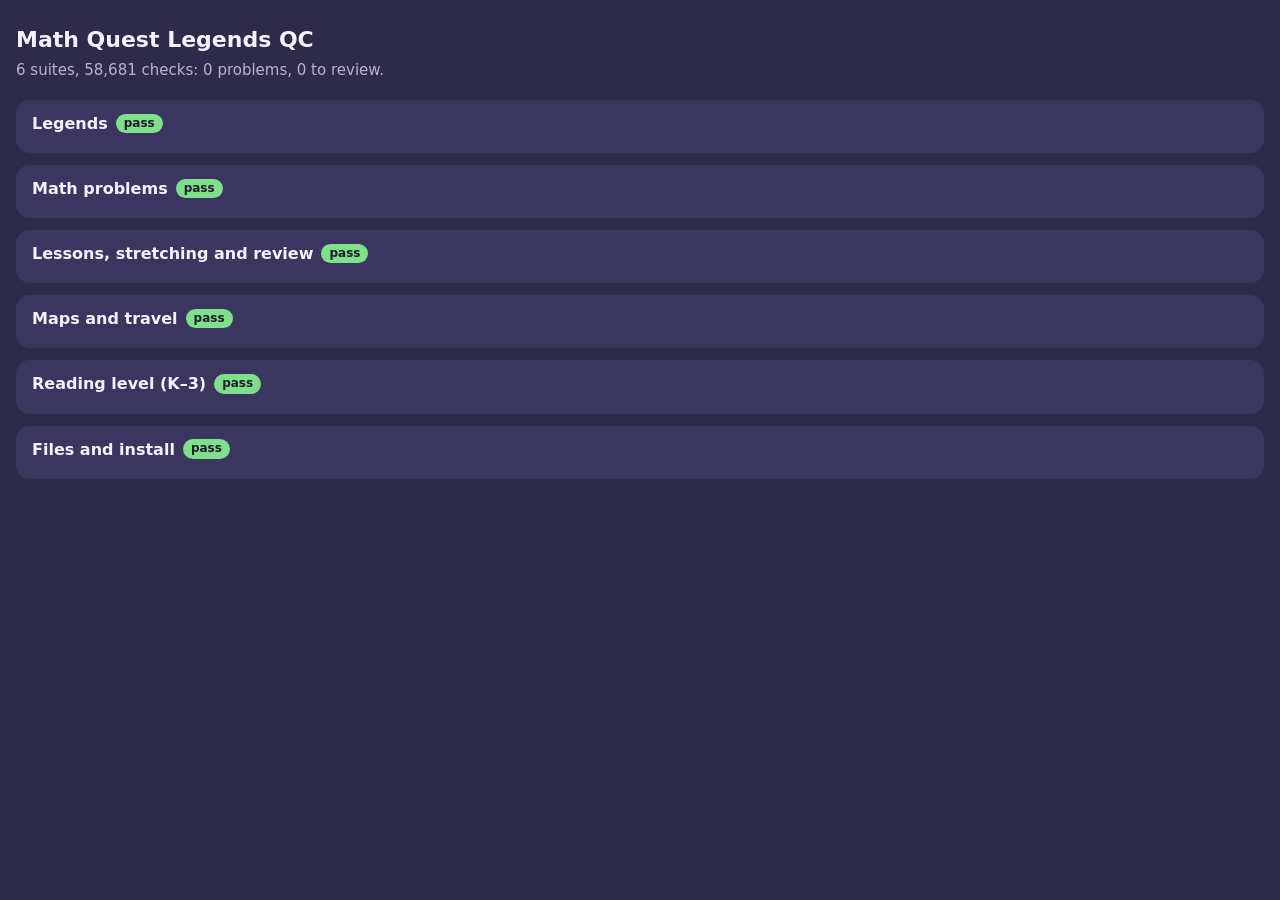
<file: tools/qc.html>
<!doctype html>
<html lang="en">
<head>
<meta charset="utf-8">
<meta name="viewport" content="width=device-width, initial-scale=1">
<title>QC Checks</title>
<style>
  :root { --bg: #2d2a4a; --card: #3a3660; --ink: #f4f1ff; --muted: #b9b2d8; --ok: #7ee08a; --warn: #f2c84b; --bad: #ff7a7a; }
  body { margin: 0; background: var(--bg); color: var(--ink); font: 500 15px/1.45 system-ui, sans-serif; padding: 24px 16px; }
  h1 { margin: 0 0 4px; font-size: 22px; }
  .sum { margin: 0 0 18px; color: var(--muted); }
  section { background: var(--card); border-radius: 14px; padding: 12px 16px; margin-bottom: 12px; }
  h2 { margin: 0 0 6px; font-size: 16px; display: flex; gap: 8px; align-items: center; }
  .pill { font-size: 12px; padding: 1px 8px; border-radius: 99px; color: #1d1b2e; font-weight: 700; }
  .pill.ok { background: var(--ok); } .pill.warn { background: var(--warn); } .pill.bad { background: var(--bad); }
  ul { margin: 4px 0 0; padding-left: 20px; }
  li { overflow-wrap: anywhere; }
  li.bad { color: var(--bad); } li.warn { color: var(--warn); }
</style>
</head>
<body>
<h1>Math Quest Legends QC</h1>
<p class="sum" id="sum">Running…</p>
<div id="out"></div>

<script src="../js/data.js"></script>
<script src="../js/art.js"></script>
<script src="../js/math.js"></script>
<script>
// Automated checks for game data, maps, math and wording.
// Open tools/qc.html (served over http) and read the report; window.QC has the results.
const results = [];
function suite(name, fn) {
  const issues = [];
  const bad = (msg) => issues.push({ level: 'bad', msg });
  const warn = (msg) => issues.push({ level: 'warn', msg });
  let checks = 0;
  const check = (cond, msg, level = 'bad') => { checks++; if (!cond) issues.push({ level, msg }); return cond; };
  try { fn({ check, bad, warn }); } catch (e) { bad('Crashed: ' + e.message); }
  results.push({ name, checks, issues });
}

// ------------------------------------------------------------- Legends
suite('Legends', ({ check }) => {
  const FAMS = ['add', 'sub', 'compare', 'mult', 'div', 'mixed'];
  for (const [id, sp] of Object.entries(SPECIES)) {
    check(sp.name && sp.hp > 0 && sp.atk > 0, `${id}: missing name, hp or atk`);
    check(Array.isArray(sp.moves) && sp.moves.length === 2, `${id}: needs 2 moves`);
    check(sp.dex && sp.dex.length <= 80, `${id}: dex text missing or too long (${sp.dex && sp.dex.length})`);
    check(sp.sidekick || FAMS.includes(sp.family), `${id}: unknown family ${sp.family}`);
    let big = null, small = null;
    try { big = Art.creature(id); small = Art.creatureSmall(id, 0); } catch (e) { /* reported below */ }
    // First forms are 48px; evolved forms are drawn bigger (60px).
    check(big && big.width === (sp.from ? 60 : 48), `${id}: no ${sp.from ? 60 : 48}px art`);
    if (sp.from) check(SPECIES[sp.from] && evolutionOf(sp.from) && evolutionOf(sp.from).to === id, `${id}: evolves from ${sp.from}, but that link is missing`);
    check(small && small.width === 20, `${id}: no map-size art`);
    if (big) {
      const d = big.getContext('2d').getImageData(0, 0, 48, 48).data;
      let filled = 0;
      for (let i = 3; i < d.length; i += 4) if (d[i]) filled++;
      check(filled > 300, `${id}: art looks empty (${filled} px)`);
    }
  }
  const names = Object.values(SPECIES).map((s) => s.name);
  check(new Set(names).size === names.length, 'Two Legends share a name');
  check(new Set(DEX_ORDER).size === DEX_ORDER.length, 'Legendex lists a Legend twice');
  check(DEX_ORDER.length === Object.keys(SPECIES).length, `Legendex has ${DEX_ORDER.length} of ${Object.keys(SPECIES).length} Legends`);
  check(Object.keys(SPECIES).length >= 30, 'Fewer than 30 Legends');
  for (const [aid, a] of Object.entries(AREAS)) {
    for (const [fam, id] of Object.entries(a.species)) {
      check(SPECIES[id], `${aid}: unknown Legend ${id}`);
      check(SPECIES[id] && SPECIES[id].family === fam, `${aid}: ${id} is in the ${fam} slot but asks ${SPECIES[id] && SPECIES[id].family}`);
    }
    check(SPECIES[a.boss] && SPECIES[a.boss].family === 'mixed', `${aid}: boss Legend ${a.boss} should be "mixed"`);
    check(BOSSES[aid], `${aid}: no boss trainer`);
  }
});

// ------------------------------------------------------------- Maps
let SCRIPT_NAMES = null;
async function loadScriptNames() {
  const src = await (await fetch('../js/game.js')).text();
  const start = src.indexOf('const SCRIPTS = {');
  const block = src.slice(start, src.indexOf('\n  };', start));
  SCRIPT_NAMES = new Set([...block.matchAll(/^ {4}(?:async )?([a-zA-Z0-9]+)(?:\(|: )/gm)].map((m) => m[1]));
  return src;
}

function mapSuite() {
  suite('Maps and travel', ({ check, warn }) => {
    const walk = (m, x, y) => {
      const row = m.tiles[y];
      return row !== undefined && x >= 0 && x < row.length && !SOLID.has(row[x]) && !m.npcs.some((n) => n.x === x && n.y === y);
    };
    for (const [id, m] of Object.entries(MAPS)) {
      const w = m.tiles[0].length;
      m.tiles.forEach((row, y) => check(row.length === w, `${id}: row ${y} is ${row.length} wide, not ${w}`));
      const unknown = new Set();
      m.tiles.join('').split('').forEach((ch) => { try { if (!Art.tile(ch)) unknown.add(ch); } catch (e) { unknown.add(ch); } });
      check(!unknown.size, `${id}: tiles with no art: ${[...unknown].join(' ')}`);
      check(m.wild ? AREAS[m.area] : true, `${id}: wild map without a valid area`);
      if (m.heal) check(walk(m, ...m.heal), `${id}: heal spot ${m.heal} is not walkable`);
      for (const n of m.npcs) {
        check(m.tiles[n.y] && m.tiles[n.y][n.x] && !SOLID.has(m.tiles[n.y][n.x]), `${id}: ${n.script} stands on a solid tile at ${n.x},${n.y}`);
        check(LOOKS[n.look], `${id}: ${n.script} has unknown look ${n.look}`);
        if (SCRIPT_NAMES) check(SCRIPT_NAMES.has(n.script), `${id}: unknown script ${n.script}`);
        if (n.script === 'boss') check(BOSSES[n.arg], `${id}: boss with unknown area ${n.arg}`);
        // Someone must be able to stand next to them (or across a counter) to talk.
        const talk = [[0, 1], [0, -1], [1, 0], [-1, 0]].some(([dx, dy]) =>
          walk(m, n.x + dx, n.y + dy) || (m.tiles[n.y + dy] && m.tiles[n.y + dy][n.x + dx] === 'c' && walk(m, n.x + 2 * dx, n.y + 2 * dy)));
        check(talk, `${id}: nobody can reach ${n.script} at ${n.x},${n.y} to talk`);
        check(!m.warps.some((v) => v.x === n.x && v.y === n.y), `${id}: ${n.script} stands on a warp`);
      }
      for (const key of Object.keys(m.signs)) {
        const [x, y] = key.split(',').map(Number);
        check(m.tiles[y] && m.tiles[y][x] === 's', `${id}: sign text at ${key} but no sign tile there`);
      }
      m.tiles.forEach((row, y) => [...row].forEach((ch, x) => { if (ch === 's') check(m.signs[`${x},${y}`], `${id}: sign at ${x},${y} has no text`); }));
      for (const v of m.warps) {
        check(m.tiles[v.y] && m.tiles[v.y][v.x] && !SOLID.has(m.tiles[v.y][v.x]), `${id}: warp at ${v.x},${v.y} sits on a solid tile`);
        if (v.to === '@return') continue;
        const t = MAPS[v.to];
        if (!check(t, `${id}: warp to unknown map ${v.to}`)) continue;
        check(walk(t, v.tx, v.ty), `${id} → ${v.to}: lands on a blocked tile ${v.tx},${v.ty}`);
        check(!t.warps.some((u) => u.x === v.tx && u.y === v.ty), `${id} → ${v.to}: lands right on another warp`);
        if (v.ret) check(walk(m, ...v.ret), `${id}: Rest Center return spot ${v.ret} is blocked`);
        if (v.need) check(v.block && (!SCRIPT_NAMES || SCRIPT_NAMES.has(v.block)), `${id}: locked warp needs a block script`);
        if (v.need && v.need.startsWith('badge')) check(BADGE_FLAGS.includes(v.need), `${id}: unknown badge ${v.need}`);
      }
      for (const pt of m.portals || []) {
        check(walk(m, pt.x, pt.y), `${id}: portal at ${pt.x},${pt.y} isn't on open ground`);
        check(WORLDS[pt.world - 1], `${id}: portal to unknown world ${pt.world}`);
        check(!pt.show || BADGE_FLAGS.includes(pt.show), `${id}: portal waits for unknown flag ${pt.show}`);
        check(!m.warps.some((v) => v.x === pt.x && v.y === pt.y), `${id}: portal sits on a warp`);
      }
      // From every arrival spot you can walk to at least one way out.
      const arrivals = Object.entries(MAPS).flatMap(([, o]) => o.warps.filter((v) => v.to === id).map((v) => [v.tx, v.ty]));
      if (id === 'center') arrivals.push([4, 5]);
      for (const [sx, sy] of arrivals) {
        const seen = new Set([sx + ',' + sy]), q = [[sx, sy]];
        let exit = false;
        while (q.length) {
          const [x, y] = q.shift();
          for (const [dx, dy] of [[0, 1], [0, -1], [1, 0], [-1, 0]]) {
            const nx = x + dx, ny = y + dy, k = nx + ',' + ny;
            if (seen.has(k) || !walk(m, nx, ny)) continue;
            seen.add(k);
            if (m.warps.some((v) => v.x === nx && v.y === ny)) exit = true;
            q.push([nx, ny]);
          }
        }
        check(exit, `${id}: arriving at ${sx},${sy} leaves you stuck`);
      }
    }
    // Every map can be reached from town.
    const seen = new Set(['town']), q = ['town'];
    while (q.length) {
      const id = q.shift();
      for (const v of MAPS[id].warps) if (v.to !== '@return' && !seen.has(v.to)) { seen.add(v.to); q.push(v.to); }
      // Portals lead to a world's first area (or home to the shrine).
      for (const pt of MAPS[id].portals || []) {
        const to = pt.home ? 'shrine' : WORLDS[pt.world - 1].start && WORLDS[pt.world - 1].start.map;
        if (to && !seen.has(to)) { seen.add(to); q.push(to); }
      }
      if (MAPS[id].warps.some((v) => v.to === 'center')) seen.add('center');
    }
    for (const id of Object.keys(MAPS)) check(seen.has(id), `${id}: can't be reached from town`);
    // Worlds: ids in order, a start spot for every built world, and a shrine portal for each.
    WORLDS.forEach((w, i) => {
      check(w.id === i + 1, `World ${w.name} has id ${w.id}, expected ${i + 1}`);
      if (w.start) check(MAPS[w.start.map] && walk(MAPS[w.start.map], w.start.x, w.start.y), `${w.name}: start spot is blocked`);
      if (w.start) check(w.done && BADGE_FLAGS.includes(w.done), `${w.name}: no badge marks it as beaten`);
      check((MAPS.shrine.portals || []).some((pt) => pt.world === w.id), `${w.name}: no portal in the Portal Shrine`);
    });
    check(BADGE_TIERS.length === GRADES.length, 'Need one badge color per grade');
    // Rare Legends: a real spot on a real map, not blocking anything, with the right skill for their grade.
    for (const sp of SPECIALS) {
      const m = MAPS[sp.map];
      if (!check(m && SPECIES[sp.id] && SPECIES[sp.id].rarity, `${sp.id}: unknown map or Legend`)) continue;
      const c = (m.tiles[sp.y] || '')[sp.x];
      check(c && !SOLID.has(c) && !'=pBIgG'.includes(c), `${sp.id}: waits on a blocked or path tile at ${sp.map} ${sp.x},${sp.y}`);
      check(!m.warps.some((v) => Math.abs(v.x - sp.x) + Math.abs(v.y - sp.y) <= 1), `${sp.id}: too close to a door or gate`);
      check(!m.npcs.some((n) => n.x === sp.x && n.y === sp.y), `${sp.id}: stands on a person`);
      check([[0, 1], [0, -1], [1, 0], [-1, 0]].some(([dx, dy]) => walk(m, sp.x + dx, sp.y + dy)), `${sp.id}: nobody can reach it to talk`);
      if (sp.kind === 'ultra') {
        check(MathEngine.SKILLS[sp.skill] && MathEngine.gradeSkills(sp.grade).includes(sp.skill), `${sp.id}: skill ${sp.skill} isn't a ${GRADES[sp.grade]} skill`);
        check(MathEngine.SKILLS[sp.skill] && MathEngine.SKILLS[sp.skill].family === SPECIES[sp.id].family, `${sp.id}: its kind of math doesn't match its skill`);
      }
      if (sp.kind === 'world') check(WORLDS[sp.world - 1] && WORLDS[sp.world - 1].done === sp.need, `${sp.id}: should wait for ${WORLDS[sp.world - 1] && WORLDS[sp.world - 1].done}`);
    }
    for (let g = 0; g < GRADES.length; g++) check(SPECIALS.filter((x) => x.kind === 'ultra' && x.grade === g).length === 3, `${GRADES[g]} should have 3 ultra rares`);
    check(Object.keys(SPECIES).filter((id) => SPECIES[id].rarity).every((id) => SPECIALS.some((x) => x.id === id)), 'A rare Legend has no spot to wait in');
    // Area order matches the gates.
    for (const t of TRAVEL) {
      check(MAPS[t.map] && MAPS[t.map].heal, `Quick travel to ${t.map}, which has no Rest Center`);
      check(t.mx >= 0 && t.mx <= 160 && t.my >= 0 && t.my <= 144, `Quick travel ${t.map} is off the map picture`);
    }
    for (const a of AREA_ORDER) check(Object.values(MAPS).some((m) => m.area === a && m.wild), `${a}: no wild map`);
    for (const a of AREA_ORDER) check(Object.values(MAPS).some((m) => m.npcs.some((n) => n.script === 'boss' && n.arg === a)), `${a}: boss is not on any map`);
    // Each wild area should have tall grass to find Legends in.
    for (const [id, m] of Object.entries(MAPS)) if (m.wild) {
      const n = m.tiles.join('').split('').filter((c) => ENCOUNTER.has(c)).length;
      check(n >= 20, `${id}: only ${n} tall-grass tiles`, 'warn');
    }
  });
}

// ------------------------------------------------------------- Math
suite('Math problems', ({ check, bad }) => {
  const E = MathEngine;
  const opFn = { '+': (a, b) => a + b, '−': (a, b) => a - b, '×': (a, b) => a * b, '÷': (a, b) => a / b };
  const statsFor = (lvl) => lvl === 0 ? undefined : lvl === 1 ? { attempts: 10, correct: 9, ms: 50000, n: 10 } : { attempts: 20, correct: 20, ms: 60000, n: 20 };
  const seenFail = new Set();
  const fail = (key, msg) => { if (!seenFail.has(key)) { seenFail.add(key); bad(msg); } };
  const renderable = (v) => {
    if (!v) return true;
    if (v.kind === 'tenframe') return (v.mode === 'sub' ? v.a : v.a + v.b) <= 20;
    if (v.kind === 'baseten') return v.a < 100 && v.b < 100;
    if (v.kind === 'array') return v.rows <= 10 && v.cols <= 10;
    if (v.kind === 'numberline') { const n = Math.round((v.to - v.from) / v.step); return n >= 1 && n <= 20 && v.marks.every((m) => m.at >= v.from && m.at <= v.to); }
    if (v.kind === 'bars') return v.rows.every((r) => r.parts <= 15 && r.filled <= r.parts);
    return false;
  };
  // The right answer for each kind of problem, worked out independently.
  const t1 = (x) => Math.round(x * 10) / 10;
  const truth = (p) => {
    if (p.missing) return p.total - p.a;
    switch (p.op) {
      case '+': return p.dec ? t1(p.a + p.b) : p.a + p.b;
      case '−': return p.dec ? t1(p.a - p.b) : p.a - p.b;
      case '×': return p.dec ? t1(p.a * p.b) : p.a * p.b;
      case '÷': return p.dec ? t1(p.a / p.b) : p.a / p.b;
      case 'or': return Math.max(p.a, p.b);
      case 'count': return p.a;
      case 'seq': return p.seq[p.seq.length - 1] + p.step;
      case 'half': return p.a / 2;
      case 'round': return Math.round(p.a / p.b) * p.b;
      case 'frac': return p.a * p.d / p.b;
      case 'fracadd': return p.a * p.d / p.b + p.c;
      default: return null;
    }
  };
  const placeTruth = (p) => {
    const n = p.prompt.match(/\d+/g).map(Number);
    if (/hundreds/.test(p.prompt)) return n[0] * 100 + n[1] * 10 + n[2];
    if (/tens/.test(p.prompt)) return n[0] * 10 + n[1];
    return n.reduce((x, y) => x + y, 0);
  };
  check(E.LEVELS.length === 6 && GRADES.length === 6, 'Grades should run K to 5');
  for (let grade = 0; grade < 6; grade++) {
    // Every grade has all five kinds of Legend math.
    const fams = new Set(E.gradeSkills(grade).map((s) => E.SKILLS[s].family));
    for (const f of ['add', 'sub', 'compare', 'mult', 'div']) check(fams.has(f), `${GRADES[grade]}: no ${f} skill, so those Legends can't appear`);
    const skills = [...new Set([...E.gradeSkills(grade), ...E.LEVELS.slice(0, grade).flatMap((_, g) => E.gradeSkills(g))])];
    for (const skill of skills) for (let lvl = 0; lvl < 3; lvl++) {
      const st = statsFor(lvl);
      for (let i = 0; i < 150; i++) {
        const p = E.make(skill, grade, st ? { [skill]: st } : {});
        const tag = `${skill} G${grade} lvl${lvl}`;
        check(p.skillId === skill, `${tag}: made a ${p.skillId} problem`);
        const num = (x) => Number.isFinite(x) && x >= 0 && (p.dec ? t1(x) === x || Math.round(x * 100) / 100 === x : Number.isInteger(x));
        if (!num(p.answer)) fail(tag + 'ans', `${tag}: bad answer ${p.answer} for ${p.text}`);
        const real = p.op === 'place' ? placeTruth(p) : truth(p);
        if (real !== p.answer) fail(tag + 'eq', `${tag}: ${p.text} says ${p.answer}, really ${real}`);
        if (p.op === 'or' && p.a === p.b) fail(tag + 'cmp', `${tag}: compare problem with equal numbers`);
        if (p.dec && p.op !== 'or' && (p.op === '÷' ? Number.isInteger(p.answer) : ![p.a, p.b].some((x) => !Number.isInteger(x)))) fail(tag + 'decw', `${tag}: decimal problem with only whole numbers: ${p.text}`);
        if (/undefined|NaN/.test(p.text + p.explain)) fail(tag + 'txt', `${tag}: broken text "${p.text}" / "${p.explain}"`);
        const want = p.op === 'or' ? 2 : 4;
        if (p.choices.length !== want) fail(tag + 'n', `${tag}: ${p.choices.length} choices`);
        if (!p.choices.includes(p.answer)) fail(tag + 'in', `${tag}: answer missing from choices`);
        if (new Set(p.choices).size !== p.choices.length) fail(tag + 'dup', `${tag}: repeated choices ${p.choices}`);
        if (p.choices.some((c) => !num(c))) fail(tag + 'neg', `${tag}: bad choice in ${p.choices}`);
        if (p.visual && !renderable(p.visual)) fail(tag + 'vis', `${tag}: picture can't be drawn (${JSON.stringify(p.visual)}) for ${p.text}`);
        if (p.visualMode === 'always' && !p.visual) fail(tag + 'always', `${tag}: should always show a picture but has none`);
        if (p.text.length > 120) fail(tag + 'len', `${tag}: question is ${p.text.length} characters`);
        if (!lvl) {
          const cap = [10, 20, 999, 999, 99999, 9999][E.LEVELS.indexOf(E.SKILLS[skill].level)];
          // Tens-and-ones goes to 99 in Grade 1, and rounding can land on the next round number (998 -> 1,000).
          const limit = p.op === 'place' ? Math.max(cap, 99) : cap;
          const vals = [p.a, p.b, p.total || 0, p.op === 'round' ? 0 : p.answer];
          if (!['×', '÷', 'seq'].includes(p.op) && Math.max(...vals) > limit) fail(tag + 'cap', `${tag}: ${p.text} goes past ${limit}`);
        }
        const tip = E.tip(p);
        if (typeof tip !== 'string' || !tip) fail(tag + 'tip', `${tag}: no tip for ${p.text}`);
        if (/picture/i.test(tip) && !p.visual) fail(tag + 'tippic', `${tag}: tip mentions a picture but there is none (${p.text})`);
        for (const c of p.choices) if (c !== p.answer) {
          const h = E.mistakeHint(p, c);
          if (h !== null && typeof h !== 'string') fail(tag + 'mh', `${tag}: mistake hint isn't text`);
          if (h && /picture/i.test(h) && !p.visual) fail(tag + 'mhpic', `${tag}: mistake hint mentions a picture but there is none`);
        }
        const L = E.teach(p);
        if (!L) { fail(tag + 'teach', `${tag}: no Teach me lesson`); continue; }
        if (!L.title || !L.intro || !L.steps.length) fail(tag + 'lesson', `${tag}: lesson is missing parts`);
        if (/undefined|NaN/.test(JSON.stringify(L))) fail(tag + 'ltxt', `${tag}: lesson text is broken: ${JSON.stringify(L).match(/.{40}(undefined|NaN).{20}/)}`);
        const faded = E.teach(p, 3);
        if (L.steps.length >= 3 && faded.steps.length !== L.steps.length - 1) fail(tag + 'fade', `${tag}: repeat lessons don't skip ahead`);
        for (const s of L.steps) {
          const sNum = (x) => Number.isFinite(x) && x >= 0 && (s.dec ? true : Number.isInteger(x));
          if (!sNum(s.answer)) fail(tag + 'sans', `${tag}: lesson step answer ${s.answer} (${s.prompt})`);
          if (!s.choices.includes(s.answer)) fail(tag + 'sin', `${tag}: lesson step answer not in choices (${s.prompt})`);
          if (new Set(s.choices).size !== s.choices.length) fail(tag + 'sdup', `${tag}: lesson step repeats choices`);
          if (s.choices.some((c) => c < 0)) fail(tag + 'sneg', `${tag}: lesson step has a negative choice`);
          if (s.choices.length < 2) fail(tag + 'sfew', `${tag}: lesson step has only ${s.choices.length} choice`);
        }
        const back = E.fromReview(JSON.parse(JSON.stringify(E.saveable(p))));
        if (back.text !== p.equation && !p.story && back.text !== p.text) fail(tag + 'rev', `${tag}: review copy reads "${back.text}" not "${p.text}"`);
        if (back.answer !== p.answer) fail(tag + 'reva', `${tag}: review copy has a different answer`);
        const t = E.twin(p);
        if (t.skillId !== p.skillId || t.story || !!t.missing !== !!p.missing) fail(tag + 'twin', `${tag}: twin problem doesn't match`);
      }
    }
    // The adaptive picker stays in range.
    const counts = {};
    for (let i = 0; i < 3000; i++) { const s = E.pickSkill(grade, {}); counts[s] = (counts[s] || 0) + 1; }
    for (const s of E.gradeSkills(grade)) check(counts[s] > 0, `G${grade}: pickSkill never picks ${s}`);
    const weak = { ...Object.fromEntries(E.gradeSkills(grade).map((s) => [s, { attempts: 10, correct: 10, ms: 1, n: 1 }])) };
    const target = E.gradeSkills(grade).slice(-1)[0];
    weak[target] = { attempts: 10, correct: 2, ms: 1, n: 1 };
    check(E.weakestSkill(grade, weak) === target, `G${grade}: weakestSkill misses ${target}`);
  }
});

// ------------------------------------------------------------- Lessons, stretching and review (QC plan, 2026-11-15)
suite('Lessons, stretching and review', ({ check, bad }) => {
  const E = MathEngine;
  const statsFor = (lvl) => lvl === 1 ? { attempts: 10, correct: 9, ms: 50000, n: 10 } : { attempts: 20, correct: 20, ms: 60000, n: 20 };
  const seenFail = new Set();
  const fail = (key, msg) => { if (!seenFail.has(key)) { seenFail.add(key); bad(msg); } };
  const nums = (t) => (String(t).replace(/(\d),(\d)/g, '$1$2').match(/\d+(\.\d+)?/g) || []).map(Number);
  const gradeOf = (id) => E.LEVELS.indexOf(E.SKILLS[id].level);
  // The review key: the engine's, or the old one (a + op + b) so this check shows the clash.
  const keyOf = E.reviewKey || ((p) => `${p.a}${p.op}${p.b}`);
  const keys = new Map();
  // The in-grade stretch table (plan A3).
  const TABLE = {
    'add-10': (p, lvl) => p.a + p.b <= (lvl === 1 ? 12 : 15),
    'sub-10': (p, lvl) => p.a <= (lvl === 1 ? 12 : 15),
    'add-20': (p, lvl) => {
      if (!p.stretched) return p.a + p.b <= 20;
      const small = Math.min(p.a, p.b), big = Math.max(p.a, p.b);
      if (small === 10) return big + 10 <= (lvl === 1 ? 49 : 50);
      if (small > 9 || big + small > (lvl === 1 ? 39 : 50)) return false;
      return lvl === 2 || (big % 10) + small <= 9; // level 1: no new ten
    },
    'sub-20': (p, lvl) => {
      if (!p.stretched) return p.a <= 20;
      if (p.b === 10) return p.a <= 50;
      return p.b <= 9 && p.a <= 50 && (lvl === 2 || p.b <= p.a % 10); // level 1: inside the decade
    },
    'mult-facts': (p, lvl) => Math.max(p.a, p.b) <= (lvl === 1 ? 11 : 12) && Math.min(p.a, p.b) <= 10,
  };
  for (const skill of Object.keys(E.SKILLS)) {
    const grade = gradeOf(skill);
    for (let lvl = 0; lvl < 3; lvl++) for (let i = 0; i < 200; i++) {
      const p = E.make(skill, grade, lvl ? { [skill]: statsFor(lvl) } : {});
      const tag = `${skill} lvl${lvl}`;
      // Lessons rebuilt from the review bank (A5), plain and faded.
      const back = E.fromReview(JSON.parse(JSON.stringify(E.saveable(p))));
      for (const seen of [0, 2, 6, 10]) {
        const L = E.teach(back, seen);
        if (L && /undefined|NaN/.test(JSON.stringify(L))) fail(tag + 'revl' + seen, `${tag}: review lesson for ${back.text} is broken: ${JSON.stringify(L).match(/.{40}(undefined|NaN).{20}/)}`);
      }
      // Fading (Part B 6): after 6 lessons the last two steps; after 10 one prompt.
      const L6 = E.teach(p, 6), L10 = E.teach(p, 10);
      if (L6 && L6.steps.length > 2) fail(tag + 'fade6', `${tag}: 7th lesson still has ${L6.steps.length} steps (want 2 or fewer)`);
      if (L10 && (L10.steps.length !== 1 || L10.steps[0].answer !== p.answer)) fail(tag + 'fade10', `${tag}: 11th lesson should be one step that asks the problem`);
      // Lesson steps that are typed have no guessable choices; either/or steps have two (Part B 1).
      const L = E.teach(p);
      if (L) for (const s of L.steps) if (s.pick && s.choices.length !== 2) fail(tag + 'pick', `${tag}: either/or step with ${s.choices.length} choices (${s.prompt})`);
      // Stretched problems: inside the grade (A3) with lessons no harder than the problem.
      if (TABLE[skill] && lvl && !TABLE[skill](p, lvl)) fail(tag + 'table', `${tag}: ${p.text} is outside the stretch table`);
      if (p.stretched && L) {
        const top = Math.max(p.a, p.b, p.answer, p.total || 0);
        // (Division lessons try "5 groups" first, which can overshoot on purpose.)
        if (p.op !== '÷') for (const s of L.steps) {
          const big = Math.max(s.answer, ...nums(s.prompt));
          if (big > top) fail(tag + 'sbig', `${tag}: lesson step for ${p.text} uses ${big}: "${s.prompt}"`);
        }
        for (const t of [L.intro, ...L.steps.map((s) => s.prompt)]) {
          const ten = t.match(/(\d+) is 10 and (\d+)/);
          if (ten && (+ten[2] > 9 || +ten[1] !== 10 + +ten[2])) fail(tag + 'ten', `${tag}: "${ten[0]}" in the lesson for ${p.text}`);
          const ones = t.match(/[Aa]dd the ones: (\d+) \+ (\d+)/);
          if (ones && (+ones[1] > 9 || (p.op === '+' && +ones[2] > 10))) fail(tag + 'ones', `${tag}: "${ones[0]}" in the lesson for ${p.text}`);
          const span = t.match(/[Cc]ount (?:up|back) from (\d+) to (\d+)/);
          if (span && grade <= 1 && Math.abs(span[2] - span[1]) > 10) fail(tag + 'span', `${tag}: "${span[0]}" is a long count for ${p.text}`);
        }
        if (p.op === '×' && Math.max(p.a, p.b) > 10 && L.title !== 'Split and multiply') fail(tag + 'x10', `${tag}: ${p.text} is taught with "${L.title}", not split into 10 + the rest`);
        if (E.inBase && E.inBase(p) && TABLE[skill]) fail(tag + 'inbase', `${tag}: stretched ${p.text} counts as in the grade's base range`);
      }
      if (!p.stretched && E.inBase && !E.inBase(p)) fail(tag + 'base', `${tag}: ${p.text} isn't stretched but is outside the base range`);
      // "Try one just like it" is the same kind of problem (A6).
      const t = E.twin(p);
      if (t.op !== p.op) fail(tag + 'twinop', `${tag}: twin of ${p.text} is "${t.text}"`);
      if (p.op === 'round' && t.b !== p.b) fail(tag + 'twinround', `${tag}: twin rounds to ${t.b}, not ${p.b}`);
      if (p.op === 'seq' && t.step !== p.step) fail(tag + 'twinseq', `${tag}: twin counts by ${t.step}, not ${p.step}`);
      // Review keys never clash across skills (A7).
      const k = keyOf(p), other = keys.get(k);
      if (other && other !== skill) fail('key' + other + skill, `Review key "${k}" is shared by ${other} and ${skill}`);
      else keys.set(k, skill);
    }
  }
  check(typeof E.inBase === 'function', 'No inBase(): stretched review problems can\'t be told apart from base ones');
  if (E.inBase) {
    for (const x of [{ skillId: 'add-20', a: 45, b: 3, op: '+' }, { skillId: 'add-20', a: 12, b: 22, op: '+' }, { skillId: 'sub-20', a: 23, b: 17, op: '−' }, { skillId: 'sub-20', a: 31, b: 9, op: '−' }, { skillId: 'mult-facts', a: 14, b: 7, op: '×' }]) {
      check(!E.inBase(x), `${x.a} ${x.op} ${x.b} (${x.skillId}) should be outside the base range`);
    }
    for (const x of [{ skillId: 'add-20', a: 9, b: 8, op: '+' }, { skillId: 'sub-20', a: 17, b: 9, op: '−' }, { skillId: 'missing-20', a: 6, b: 6, op: '+', missing: true, total: 12 }]) {
      check(E.inBase(x), `${x.a} ${x.op} ${x.b} (${x.skillId}) should be inside the base range`);
    }
  }
  // Mystery numbers have a picture (A9).
  check(!!E.make('missing-20', 1, {}).visual, 'Mystery numbers have no picture');
  // A skill under 50% lately gets easier, not just more frequent (A9).
  const weak = { attempts: 10, correct: 2, ms: 1, n: 2, recent: [0, 0, 1, 0, 0, 0, 1, 0, 0, 0] };
  for (const skill of ['add-20', 'sub-20', 'missing-20']) {
    let ok = true;
    for (let i = 0; i < 100; i++) {
      const p = E.make(skill, 1, { [skill]: weak });
      const total = p.missing ? p.total : p.op === '+' ? p.a + p.b : p.a;
      if (total > 10 || !p.visual || p.visualMode !== 'always') { ok = false; break; }
    }
    check(ok, `${skill}: under 50% lately, but problems don't drop to 10 with the picture showing`);
  }
  // Focus cap (A9): never the same skill 3 times in a row, at most 7 of any 20.
  if (check(typeof E.pickWild === 'function' && typeof E.capSkill === 'function', 'No focus cap (pickWild / capSkill)')) {
    for (const grade of [1, 2, 3]) {
      const skills = Object.fromEntries(E.gradeSkills(grade).map((s) => [s, { attempts: 10, correct: 10, ms: 1, n: 1, recent: Array(10).fill(1) }]));
      const target = E.gradeSkills(grade)[0];
      skills[target] = { attempts: 10, correct: 6, ms: 1, n: 1, recent: [1, 0, 1, 0, 1, 0, 1, 0, 1, 1] }; // 60%: struggling
      const hist = [];
      for (let b = 0; b < 300; b++) {
        const foe = E.pickWild(grade, skills, hist);
        for (let k = 0; k < 2; k++) hist.push(E.capSkill(foe, grade, hist));
      }
      let three = false, most = 0;
      for (let i = 2; i < hist.length; i++) if (hist[i] === hist[i - 1] && hist[i] === hist[i - 2]) three = true;
      for (let i = 0; i + 20 <= hist.length; i++) { const c = {}; for (const s of hist.slice(i, i + 20)) c[s] = (c[s] || 0) + 1; most = Math.max(most, ...Object.values(c)); }
      check(!three, `G${grade}: the same skill came up 3 times in a row`);
      check(most <= 7, `G${grade}: one skill took ${most} of 20 puzzles`);
    }
  }
});

// ------------------------------------------------------------- Words
function wordSuite(gameSrc) {
  suite('Reading level (K–3)', ({ check }) => {
    const lines = [];
    for (const b of Object.values(BOSSES)) lines.push(...b.intro, ...b.win, ...b.after);
    for (const m of Object.values(MAPS)) for (const s of Object.values(m.signs)) lines.push(...s);
    for (const sp of Object.values(SPECIES)) lines.push(sp.dex);
    // Kid-facing strings in the game script: quoted text with a space that reads like a sentence.
    const lit = /(['`])((?:\\.|(?!\1).){12,}?)\1/g;
    for (const m of gameSrc.matchAll(lit)) {
      const s = m[2].replace(/\\'/g, '\'');
      if (/^[A-Z{$]/.test(s) && / /.test(s) && /[.!?]$/.test(s) && !/[<>=;]|=>|\(\)/.test(s)) lines.push(s.replace(/\$\{[^}]*\}/g, 'X'));
    }
    // Words young readers may stumble on. Names and math words kids are taught are fine.
    const places = new Set(WORLDS.map((w) => w.name.toLowerCase()).flatMap((n) => n.split(' ')));
    const allowed = new Set([...places, 'legendex', 'pinecrest', 'professor', 'multiplication', 'subtraction', 'everything', 'everywhere', 'kindergarten', 'remembering', 'blueberries', 'practicing', 'beautiful', 'sometimes', 'something', 'buddies', 'snowflakes']);
    const speciesNames = new Set(Object.values(SPECIES).map((s) => s.name.toLowerCase()));
    for (const line of new Set(lines)) {
      for (const sentence of line.split(/(?<=[.!?])\s+/)) {
        const words = sentence.split(/\s+/).filter((w) => /[a-z]/i.test(w));
        check(words.length <= 14, `Long sentence (${words.length} words): "${sentence}"`, 'warn');
        for (const w of words) {
          const bare = w.toLowerCase().replace(/['’]s\b/g, '').replace(/[^a-z]/g, '');
          if (bare.length >= 10 && !allowed.has(bare) && !speciesNames.has(bare)) check(false, `Hard word "${bare}" in: "${sentence}"`, 'warn');
        }
      }
    }
  });
}

// ------------------------------------------------------------- Files
async function fileSuite() {
  const sw = await (await fetch('../sw.js')).text();
  const assets = [...sw.matchAll(/'\.\/([^']*)'/g)].map((m) => m[1]).filter(Boolean);
  const manifest = await (await fetch('../manifest.webmanifest')).json();
  const html = await (await fetch('../index.html')).text();
  const linked = [...html.matchAll(/(?:src|href)="(?!https?:)([^"]+)"/g)].map((m) => m[1]);
  const all = [...new Set([...assets, ...manifest.icons.map((i) => i.src), ...linked])];
  const status = await Promise.all(all.map(async (f) => [f, (await fetch('../' + f, { cache: 'no-store' })).status]));
  suite('Files and install', ({ check }) => {
    for (const [f, s] of status) check(s === 200, `${f} is missing (${s})`);
    for (const f of linked.filter((f) => /\.(js|css|png|webmanifest)$/.test(f))) check(assets.includes(f), `${f} isn't saved for offline play`);
    check(manifest.orientation !== 'portrait', 'Install file locks the game upright');
    check(manifest.icons.some((i) => i.purpose === 'maskable'), 'No maskable icon');
  });
}

(async () => {
  let src = '';
  try { src = await loadScriptNames(); } catch (e) { /* maps suite skips script checks */ }
  mapSuite();
  wordSuite(src);
  await fileSuite();
  window.QC = results;
  const out = document.getElementById('out');
  let bads = 0, warns = 0, checks = 0;
  for (const r of results) {
    checks += r.checks;
    const b = r.issues.filter((i) => i.level === 'bad').length, w = r.issues.length - b;
    bads += b; warns += w;
    const sec = document.createElement('section');
    const h = document.createElement('h2');
    h.textContent = r.name;
    const pill = document.createElement('span');
    pill.className = 'pill ' + (b ? 'bad' : w ? 'warn' : 'ok');
    pill.textContent = b ? `${b} problem${b > 1 ? 's' : ''}` : w ? `${w} to review` : 'pass';
    h.append(pill);
    sec.append(h);
    if (r.issues.length) {
      const ul = document.createElement('ul');
      for (const i of r.issues.slice(0, 60)) {
        const li = document.createElement('li');
        li.className = i.level;
        li.textContent = i.msg;
        ul.append(li);
      }
      sec.append(ul);
    }
    out.append(sec);
  }
  document.getElementById('sum').textContent = `${results.length} suites, ${checks.toLocaleString()} checks: ${bads} problems, ${warns} to review.`;
})();
</script>
</body>
</html>
</file>
<file: style.css>
:root {
  --ink: #2b2840;
  --paper: #fffdf6;
  --shell: #e6e1f0;
  --shell-dark: #c9c1dc;
  --bezel: #4a4566;
  --accent: #e8506a;
  --accent-dark: #a8324a;
  --gold: #f2c84b;
}

* { box-sizing: border-box; }

/* Stop double-tap zoom everywhere: fast tapping on A would zoom the page on
   iPhone and iPad. touch-action isn't inherited, so it has to go on everything. */
*, *::before, *::after { touch-action: manipulation; }
.pad, .pad *, .start { touch-action: none; }

html, body {
  margin: 0;
  min-height: 100%;
  background: #2d2a4a;
}

body {
  display: flex;
  justify-content: center;
  /* Rounded, easy-to-read text for young readers; the pixel font is only for the logo. */
  font-family: 'Nunito', system-ui, sans-serif;
  font-weight: 800;
  color: var(--ink);
  -webkit-user-select: none;
  user-select: none;
  -webkit-touch-callout: none;
  -webkit-tap-highlight-color: transparent;
  touch-action: manipulation;
  overscroll-behavior: none;
}

button { font: inherit; color: inherit; cursor: pointer; }

/* ---------- console shell ---------- */

.console {
  position: relative;
  width: min(100%, 540px);
  min-height: 100dvh;
  display: flex;
  flex-direction: column;
  align-items: center;
  gap: 14px;
  /* Extra room below the status bar / notch so nothing sits under it on a home-screen app. */
  padding: max(12px, calc(env(safe-area-inset-top) + 18px)) 16px max(16px, env(safe-area-inset-bottom));
  background: linear-gradient(var(--shell), var(--shell-dark));
}

@media (min-width: 600px) and (min-height: 700px) {
  body { align-items: center; padding: 24px 0; }
  .console {
    min-height: 0;
    border-radius: 22px 22px 80px 22px;
    box-shadow: 0 20px 50px #0007, inset 0 -6px 0 #0001;
    padding: 22px 22px 26px;
  }
}

.bezel {
  width: min(100%, calc((100dvh - 290px) * 1.11 + 36px));
  min-width: min(100%, 280px);
  background: var(--bezel);
  padding: 18px 18px 8px;
  border-radius: 12px 12px 44px 12px;
}

.brand {
  font-family: 'Pixelify Sans', ui-monospace, monospace;
  font-weight: 400;
  text-align: center;
  color: #c9c1dc;
  font-size: 13px;
  letter-spacing: .12em;
  padding-top: 6px;
}
.brand b { color: var(--gold); font-weight: 600; }

.screen {
  position: relative;
  width: 100%;
  aspect-ratio: 160 / 144;
  background: #000;
  border-radius: 4px;
  overflow: hidden;
  container-type: inline-size;
}

#cv {
  display: block;
  width: 100%;
  height: 100%;
  image-rendering: pixelated;
  image-rendering: crisp-edges;
}

#ui {
  position: absolute;
  inset: 0;
  font-size: 5.4cqw;
  line-height: 1.25;
}

#fade {
  position: absolute;
  inset: 0;
  background: #000;
  opacity: 0;
  pointer-events: none;
  transition: opacity .2s;
}
#fade.on { opacity: 1; }
#fade.flash { background: #fff; opacity: 1; transition: none; }

/* ---------- controls ---------- */

.pad {
  width: 100%;
  max-width: 420px;
  display: flex;
  justify-content: space-between;
  align-items: center;
  padding: 4px 6px 0;
}

.dpad {
  display: grid;
  grid-template: repeat(3, 50px) / repeat(3, 50px);
}
.d { background: var(--ink); border: 0; padding: 0; }
.d.up { grid-area: 1 / 2; border-radius: 8px 8px 0 0; }
.d.left { grid-area: 2 / 1; border-radius: 8px 0 0 8px; }
.d.mid { grid-area: 2 / 2; }
.d.right { grid-area: 2 / 3; border-radius: 0 8px 8px 0; }
.d.down { grid-area: 3 / 2; border-radius: 0 0 8px 8px; }
.d.on { background: #4a4566; }
.d::after {
  content: '';
  display: block;
  margin: auto;
  width: 0; height: 0;
  border: 7px solid transparent;
}
.d.up::after { border-bottom-color: #6a6488; margin-top: 12px; }
.d.down::after { border-top-color: #6a6488; margin-top: 22px; }
.d.left::after { border-right-color: #6a6488; margin-left: 12px; }
.d.right::after { border-left-color: #6a6488; margin-left: 22px; }

.ab {
  display: flex;
  gap: 18px;
  transform: rotate(-22deg);
  margin-right: 6px;
}
.ab button {
  width: 66px;
  height: 66px;
  border-radius: 50%;
  border: 0;
  background: var(--accent);
  color: #fff;
  font-size: 22px;
  font-weight: 900;
  box-shadow: 0 5px 0 var(--accent-dark);
}
.ab .b { margin-top: 34px; }
.ab button.on { transform: translateY(4px); box-shadow: 0 1px 0 var(--accent-dark); }

.start {
  border: 0;
  background: #8a84a8;
  color: #fff;
  font-size: 15px;
  font-weight: 900;
  letter-spacing: .1em;
  padding: 8px 26px;
  border-radius: 999px;
  box-shadow: 0 3px 0 #6a6488;
}
.start.on { transform: translateY(2px); box-shadow: none; }

.keys {
  margin: 0;
  font-size: 13px;
  color: #6a6488;
  text-align: center;
}
@media (hover: none) { .keys { display: none; } }

/* ---------- in-screen UI (sizes in cqw so it scales with the screen) ---------- */

.box {
  position: absolute;
  background: var(--paper);
  border: .9cqw solid var(--ink);
  border-radius: 2.2cqw;
  box-shadow: inset 0 0 0 .7cqw var(--paper), inset 0 0 0 1.2cqw #cfc8e6;
}

.dialog {
  left: 1.5%;
  right: 1.5%;
  bottom: 1.5%;
  height: 31%;
  padding: 3cqw 5cqw;
  font-size: 5.6cqw;
  line-height: 1.3;
  white-space: pre-line;
  cursor: pointer;
}
.dialog.split .txt { width: 40%; font-size: 5cqw; }
.dialog .more {
  position: absolute;
  right: 3.5cqw;
  bottom: 2cqw;
  font-size: 4cqw;
  opacity: 0;
}
.dialog.done .more { opacity: 1; animation: blink .9s steps(2) infinite; }
@keyframes blink { 50% { opacity: 0; } }

.menu {
  right: 1.5%;
  bottom: 34%;
  min-width: 42%;
  max-width: 97%;
  max-height: 64%;
  overflow-y: auto;
  padding: 2cqw 2.5cqw;
  display: grid;
  grid-template-columns: repeat(var(--cols, 1), auto);
  align-content: start;
  gap: .4cqw 2cqw;
}
.menu .item {
  all: unset;
  position: relative;
  display: flex;
  align-items: center;
  gap: 2.2cqw;
  padding: 1.3cqw 2cqw 1.3cqw 5.5cqw;
  font-size: 5.6cqw;
  border-radius: 1.5cqw;
  cursor: pointer;
}
.menu .item.sel { background: #f1ecff; }
.menu .item.sel::before {
  content: '▶';
  position: absolute;
  left: 1cqw;
  font-size: 3.6cqw;
}
.menu .item.dim { opacity: .45; }
.menu .item small { display: block; font-size: 3.8cqw; opacity: .7; }
.menu .item img { width: 10cqw; height: 10cqw; image-rendering: pixelated; flex: none; }

.menu.battle-menu {
  bottom: 1.5%;
  height: 31%;
  min-width: 0;
  width: 56%;
  max-height: none;
  align-content: center;
}
.menu.battle-menu .item { font-size: 5.4cqw; padding: 1cqw 1cqw 1cqw 5cqw; }
.menu.battle-menu.moves .item { font-size: 4.8cqw; padding: .4cqw 1cqw .4cqw 5cqw; }
.menu.battle-menu.moves .item small { font-size: 3.4cqw; }

.menu.full { left: 1.5%; right: 1.5%; top: 1.5%; bottom: 1.5%; max-height: none; }
.menu.full .head { font-size: 6cqw; font-weight: 900; padding: 1cqw 2cqw 2cqw; }
.menu.start-menu { top: 1.5%; bottom: auto; max-height: 97%; min-width: 46%; }
.menu.title-menu { left: 50%; right: auto; bottom: 4%; transform: translateX(-50%); min-width: 52%; }
/* Several saved games: wide enough for "Mia · Sproutle" on one line. */
.menu.title-menu:has(img) { min-width: 78%; max-height: 68%; bottom: 2.5%; }
/* ...and compact rows, so two games plus the three choices fit on a handheld's screen. */
.menu.title-menu:has(img) .item { padding-top: .6cqw; padding-bottom: .6cqw; }
.menu.title-menu:has(img) .item img { width: 8.5cqw; height: 8.5cqw; }
.menu.title-menu .item span { white-space: nowrap; }

/* quiz: the whole screen, so there is room for pictures and hints */
.quiz, .teach {
  inset: 1.5%;
  overflow-y: auto;
  padding: 2cqw 3cqw;
  display: flex;
  flex-direction: column;
  gap: 1.4cqw;
}
.qhead {
  display: flex;
  justify-content: space-between;
  align-items: center;
  font-size: 4cqw;
  color: #6a6488;
}
.hear {
  all: unset;
  font-size: 5.6cqw;
  line-height: 1;
  cursor: pointer;
  padding: 0 1cqw;
}
.quiz, .teach { overflow-x: hidden; }
.quiz .q { font-size: 8.6cqw; font-weight: 900; text-align: center; line-height: 1.15; }
.quiz .q.long { font-size: 4.8cqw; font-weight: 800; text-align: left; line-height: 1.25; }

.bubble {
  display: flex;
  align-items: center;
  gap: 2cqw;
  background: #fff6d6;
  border: .6cqw solid #f2c84b;
  border-radius: 2cqw;
  padding: 1cqw 2cqw;
  font-size: 4.1cqw;
  line-height: 1.2;
}
.bubble[hidden] { display: none; }
.bubble img { width: 9cqw; height: 9cqw; image-rendering: pixelated; flex: none; }

.answers {
  display: grid;
  grid-template-columns: 1fr 1fr;
  gap: 2cqw;
  margin-top: auto;
}
.answers.three { grid-template-columns: 1fr 1fr 1fr; }
.answers.four { grid-template-columns: repeat(4, 1fr); }
/* Big numbers (102,000) don't fit four across: the game switches to 2 x 2 and shrinks the text. */
.answers.long, .answers.xlong { gap: 1.4cqw; }
.answers.long .ans { font-size: 6cqw; padding: .8cqw 0; }
.answers.xlong .ans { font-size: 4.8cqw; padding: .8cqw 0; }
.ans {
  all: unset;
  min-width: 0;
  overflow: hidden;
  white-space: nowrap;
  text-align: center;
  font-size: 7.4cqw;
  font-weight: 900;
  padding: 1.4cqw 0;
  border: .7cqw solid var(--ink);
  border-radius: 2cqw;
  background: #f1ecff;
  cursor: pointer;
}
/* The keyboard cursor only shows once a key is used, so touch players don't see a pre-picked answer. */
body.kb .ans.sel { outline: .9cqw solid var(--accent); outline-offset: .3cqw; }
.ans.right { background: #98e38c; }
.ans.wrong { background: #f6a1a1; opacity: .7; }
.ans:disabled { cursor: default; }

.qfoot { display: flex; justify-content: center; gap: 3cqw; }
.hintbtn {
  border: .6cqw solid var(--ink);
  border-radius: 999px;
  background: var(--gold);
  font-size: 4.6cqw;
  font-weight: 900;
  padding: .8cqw 4cqw;
}
.hintbtn.teach { background: #c9b0f4; }
.hintbtn[hidden] { display: none; }

/* pictures */
.vis { display: flex; justify-content: center; align-items: center; gap: 2cqw; flex-wrap: wrap; }
.vis.tenframe .frame {
  display: grid;
  grid-template-columns: repeat(5, 6.6cqw);
  grid-auto-rows: 6.6cqw;
  border: .5cqw solid var(--ink);
  background: #fff;
}
.vis.tenframe .cell { border: .2cqw solid #b8b0d4; display: grid; place-items: center; position: relative; }
.vis.tenframe .dot::after { content: ''; width: 72%; height: 72%; border-radius: 50%; }
.vis.tenframe .dot.a::after { background: #e8506a; }
.vis.tenframe .dot.b::after { background: #4a9ae8; }
.vis.tenframe .gone::after { opacity: .3; }
/* Mystery numbers: the missing part is empty spots, outlined in gold. */
.vis.tenframe .cell.q { background: #fff6d6; box-shadow: inset 0 0 0 .5cqw #f2c84b; }
.vis.tenframe .gone::before { content: '✕'; position: absolute; font-size: 4.4cqw; color: var(--ink); }

.vis.baseten .grp { display: flex; align-items: flex-end; gap: .7cqw; }
.vis.baseten .rod { width: 2.4cqw; height: 15cqw; background: repeating-linear-gradient(#4a9ae8 0 1.1cqw, #2b6cb0 1.1cqw 1.3cqw); border: .25cqw solid var(--ink); }
.vis.baseten .ones { display: grid; grid-template-columns: repeat(3, 2.8cqw); gap: .5cqw; align-content: end; }
.vis.baseten .cube { width: 2.8cqw; height: 2.8cqw; background: #f2c84b; border: .25cqw solid var(--ink); }
.vis.baseten .grp.x .rod, .vis.baseten .grp.x .cube { background: #f6a1a1; }
.vis.baseten .sign { font-size: 7cqw; font-weight: 900; }

.vis.numberline { padding: 1cqw 8cqw 5.4cqw; }
.vis.numberline .track { position: relative; width: 100%; height: .8cqw; background: var(--ink); border-radius: 1cqw; margin-top: 2cqw; }
.vis.numberline .tick { position: absolute; top: -1.2cqw; width: .5cqw; height: 3.2cqw; margin-left: -.25cqw; background: var(--ink); }
.vis.numberline .tick.end { height: 4cqw; top: -1.6cqw; }
.vis.numberline .mark { position: absolute; top: -1.4cqw; width: 3.6cqw; height: 3.6cqw; margin-left: -1.8cqw; border-radius: 50%; background: #e8506a; border: .4cqw solid var(--ink); }
.vis.numberline .mark.end { background: none; border: 0; }
.vis.numberline .mark.q { background: var(--gold); }
/* The number being asked about sits above the line so it never collides with end labels. */
.vis.numberline .mark.q b { top: auto; bottom: 4cqw; }
.vis.numberline { padding-top: 5cqw; }
.vis.numberline .mark b { position: absolute; top: 4cqw; left: 50%; transform: translateX(-50%); font-size: 3.6cqw; white-space: nowrap; }
.vis.bars { flex-direction: column; gap: 1cqw; align-items: stretch; padding: 0 3cqw; }
.vis.bars .bar { display: flex; align-items: center; gap: 1.5cqw; }
.vis.bars .lbl { width: 9cqw; text-align: right; font-size: 3.8cqw; }
.vis.bars .cells { flex: 1; display: flex; height: 5cqw; border: .4cqw solid var(--ink); border-radius: 1cqw; overflow: hidden; }
.vis.bars .cell { flex: 1; border-left: .3cqw solid var(--ink); background: #fff; }
.vis.bars .cell:first-child { border-left: 0; }
.vis.bars .cell.on { background: #4a9ae8; }
.vis.array { flex-direction: column; gap: .6cqw; }
.vis.array .row { display: flex; gap: .6cqw; }
.vis.array .dot { width: var(--dot); height: var(--dot); border-radius: 50%; background: #e8506a; }

/* Teach me */
.teach { overflow-y: auto; gap: 1.2cqw; }
.teach .intro { margin: 0; font-size: 4cqw; line-height: 1.25; }
.teach .intro[hidden] { display: none; }
.teach .work {
  margin: 0 auto;
  font-family: ui-monospace, Menlo, Consolas, monospace;
  font-size: 5cqw;
  font-weight: 700;
  line-height: 1.1;
  background: #2f4a3a;
  color: #f4f4e8;
  padding: 1.5cqw 4cqw;
  border-radius: 1.5cqw;
  white-space: pre;
}
.teach .prompt { margin: 0; font-size: 4.4cqw; line-height: 1.25; }
.teach .note { margin: 0; min-height: 4.6cqw; font-size: 4cqw; color: #4a4566; }
.teach .ans { font-size: 6.4cqw; padding: 1cqw 0; }
.teach .answers { margin-top: 0; }
.teach .hintbtn { align-self: center; }
/* Typed lesson steps: a smaller entry than a question's, right under the prompt. */
.teach .entry { margin: 0 auto; font-size: 8cqw; min-width: 30%; }
.teach .entry[hidden], .teach .answers[hidden] { display: none; }
.teach .vis { flex: none; zoom: .7; } /* a smaller picture, so the step still fits */

/* battle hud */
.hud {
  padding: 1.2cqw 2.6cqw 1.6cqw;
  font-size: 4.8cqw;
  box-shadow: none;
}
.hud.enemy { left: 3%; top: 4%; width: 56%; }
.hud.me { right: 3%; top: 41%; width: 55%; }
.hud .nm { display: flex; justify-content: space-between; font-weight: 900; }
.hud .lv { font-weight: 700; }
.hud .bar { display: flex; align-items: center; gap: 1.5cqw; font-size: 3.4cqw; font-weight: 900; }
.hud .hp { flex: 1; height: 2.2cqw; background: #4a4560; border-radius: 1cqw; overflow: hidden; }
.hud .hp i { display: block; height: 100%; width: 100%; background: #4cc760; transition: width .45s, background-color .3s; }
.hud .hpn { text-align: right; font-size: 4.2cqw; }
.hud .xp { height: 1.2cqw; background: #d8d4e8; border-radius: 1cqw; overflow: hidden; margin-top: .4cqw; }
.hud .xp i { display: block; height: 100%; background: #4a9ae8; transition: width .45s; }
.hud.enemy .hpn, .hud.enemy .xp { display: none; }

/* panels */
.panel {
  inset: 1.5%;
  padding: 3cqw 4.5cqw;
  overflow-y: auto;
  font-size: 5cqw;
  cursor: pointer;
}
.panel h3 { margin: 0 0 2cqw; font-size: 6.4cqw; }
.panel .row { display: flex; justify-content: space-between; gap: 3cqw; padding: 1.2cqw 0; border-bottom: .3cqw dashed #cfc8e6; }
.panel .row span:last-child { text-align: right; }
.panel p { margin: 1.5cqw 0; }
.panel .hint { font-size: 3.8cqw; opacity: .6; margin-top: 3cqw; }
.panel .pic { float: right; width: 30cqw; image-rendering: pixelated; margin: 0 0 2cqw 2cqw; }

.pop {
  left: 50%;
  top: 4%;
  width: 42%;
  transform: translateX(-50%);
  padding: 2cqw;
}
.pop img { display: block; width: 100%; image-rendering: pixelated; }

/* title + name entry */
.title { position: absolute; left: 0; right: 0; top: 4%; text-align: center; pointer-events: none; }
.logo {
  font-family: 'Pixelify Sans', ui-monospace, monospace;
  font-size: 10cqw;
  font-weight: 600;
  line-height: 1;
  color: #fff;
  text-shadow: .8cqw .8cqw 0 var(--ink), -.5cqw -.5cqw 0 var(--ink), .5cqw -.5cqw 0 var(--ink), -.5cqw .5cqw 0 var(--ink);
}
.logo span { display: block; font-weight: 600; font-size: 13cqw; color: var(--gold); margin-top: 1cqw; }

.namebox {
  left: 6%;
  right: 6%;
  top: 14%;
  padding: 4cqw 5cqw;
  display: flex;
  flex-direction: column;
  gap: 3cqw;
  font-size: 5.6cqw;
}
.namebox input {
  font: inherit;
  font-size: 7cqw;
  padding: 1.5cqw 2.5cqw;
  border: .7cqw solid var(--ink);
  border-radius: 1.6cqw;
  width: 100%;
  background: #fff;
  -webkit-user-select: text;
  user-select: text;
}
.namebox .ok {
  border: .7cqw solid var(--ink);
  border-radius: 1.6cqw;
  background: var(--gold);
  font-size: 6cqw;
  font-weight: 900;
  padding: 1.5cqw;
}

/* world map + quick travel */
.mapview { left: 1.5%; right: 1.5%; top: 1.5%; height: 55%; padding: 1.2cqw; display: grid; place-items: center; }
.worldmap { height: 100%; max-width: 100%; image-rendering: pixelated; border-radius: 1cqw; }
.menu.maplist { left: 1.5%; right: 1.5%; top: 57.5%; bottom: 1.5%; max-height: none; }
.menu.maplist .head { font-size: 4.6cqw; font-weight: 900; padding: 0 2cqw 1cqw; }
.menu.maplist .item { font-size: 5cqw; padding: .6cqw 2cqw .6cqw 5.5cqw; }
.menu.maplist .item small { font-size: 3.4cqw; }

/* save files */
.panel.io { cursor: default; display: flex; flex-direction: column; gap: 2.5cqw; }
.panel.io p { margin: 0; font-size: 4.6cqw; line-height: 1.3; }
.iobtn {
  display: block;
  text-align: center;
  text-decoration: none;
  color: var(--ink);
  border: .7cqw solid var(--ink);
  border-radius: 2cqw;
  background: var(--gold);
  font-size: 5.4cqw;
  font-weight: 900;
  padding: 2cqw;
  cursor: pointer;
}
.iobtn.ghost { background: #f1ecff; margin-top: auto; }
.iobtn input { position: absolute; width: 1px; height: 1px; opacity: 0; pointer-events: none; }
.iomsg { color: var(--accent-dark); min-height: 5cqw; }

/* typed answers: the controls become a number keypad during a question */
.console.typing .pad,
.console.typing .start { display: none; }
.keypad {
  width: 100%;
  max-width: 400px;
  display: grid;
  grid-template-columns: repeat(3, 1fr);
  gap: 10px;
  padding: 2px 6px 0;
}
.keypad[hidden] { display: none; }
.keypad .key {
  border: 0;
  border-radius: 14px;
  background: var(--ink);
  color: #fff;
  font-size: 28px;
  font-weight: 900;
  height: 54px;
  box-shadow: 0 4px 0 #14121f;
  touch-action: none;
}
.keypad .key.on { transform: translateY(3px); box-shadow: 0 1px 0 #14121f; }
.keypad .key.del { background: #8a84a8; box-shadow: 0 4px 0 #6a6488; }
.keypad .key.ok { background: #3fae5a; box-shadow: 0 4px 0 #2a7a3e; }
/* Decimal point key (Grade 5): the bottom row becomes ⌫ 0 . and ✓ gets its own row. */
.keypad .key.dot { display: none; order: 1; }
.keypad .key.ok { order: 2; }
.keypad.dec .key.dot { display: block; }
.keypad.dec .key.ok { grid-column: 1 / -1; }
/* Five rows need to fit small phones held upright (iPhone SE). */
@media (max-height: 700px) and (orientation: portrait) {
  .keypad.dec { gap: 7px; }
  .keypad.dec .key { height: 42px; font-size: 24px; }
}

.entry {
  margin: auto auto 0;
  min-width: 40%;
  text-align: center;
  font-size: 11cqw;
  font-weight: 900;
  line-height: 1.15;
  padding: 0 4cqw;
  border: .8cqw solid var(--ink);
  border-radius: 2.4cqw;
  background: #fff;
}
.entry.empty { color: #c8c2e0; }
.entry.right { background: #98e38c; }
.entry.wrong { background: #f6a1a1; animation: shake .3s; }
@keyframes shake { 25% { transform: translateX(-2cqw); } 75% { transform: translateX(2cqw); } }

/* ---------- tablets: use the bigger screen ---------- */
@media (min-width: 700px) and (min-height: 900px) {
  .console { width: min(92vw, 820px); }
  .bezel { width: min(100%, calc((100dvh - 440px) * 1.11 + 40px)); padding: 24px 24px 10px; }
  .brand { font-size: 16px; }
  .pad { max-width: 560px; }
  .dpad { grid-template: repeat(3, 66px) / repeat(3, 66px); }
  .ab button { width: 86px; height: 86px; font-size: 28px; }
  .ab .b { margin-top: 44px; }
  .start { font-size: 18px; padding: 10px 34px; }
  .keypad { max-width: 560px; gap: 14px; }
  .keypad .key { height: 70px; font-size: 34px; border-radius: 18px; }
  /* Grade 5's fifth row (✓ on its own) has to fit too. */
  .keypad.dec { gap: 10px; }
  .keypad.dec .key { height: 50px; font-size: 30px; }
  .keys { font-size: 15px; }
}

/* ---------- side layout: like a Switch, with a grip on each side of the screen ----------
   Used when the device is sideways, or always if Settings -> Controls says so.
   Control sizes follow the grip width, so they fit phones and tablets alike. */
.console.side {
  --grip: clamp(150px, 24vw, 280px);
  width: 100%;
  max-width: none;
  min-height: 100dvh;
  border-radius: 0;
  box-shadow: none;
  display: grid;
  grid-template-columns: var(--grip) minmax(0, 1fr) var(--grip);
  grid-template-rows: 1fr 1fr;
  grid-template-areas: 'dpad screen ab' 'dpad screen start';
  align-items: center;
  justify-items: center;
  gap: 0 14px;
  padding: max(10px, env(safe-area-inset-top)) max(10px, env(safe-area-inset-right)) max(10px, env(safe-area-inset-bottom)) max(10px, env(safe-area-inset-left));
  background: #2b2840;
}
body:has(.console.side) { align-items: stretch; padding: 0; }
/* The two grips (blue left, red right) sit behind the controls. */
.console.side::before,
.console.side::after {
  content: '';
  grid-row: 1 / -1;
  align-self: stretch;
  justify-self: stretch;
  box-shadow: inset 0 -6px 0 #0002, inset 0 4px 0 #fff3;
}
.console.side::before { grid-column: 1; background: #1fb4e3; border-radius: 48px 14px 14px 48px; }
.console.side::after { grid-column: 3; background: #ff5b4f; border-radius: 14px 48px 48px 14px; }
.console.side .bezel {
  grid-area: screen;
  width: min(100%, calc((100dvh - 80px) * 1.11 + 36px));
  min-width: 0;
  background: #1c1a2b;
  border-radius: 14px;
}
.console.side .pad { display: contents; }
.console.side .dpad,
.console.side .ab,
.console.side .start,
.console.side .keypad { position: relative; z-index: 1; }
.console.side .dpad {
  grid-area: dpad;
  --d: calc(var(--grip) * .25);
  grid-template: repeat(3, var(--d)) / repeat(3, var(--d));
}
.console.side .d { background: #20202a; }
.console.side .d.on { background: #4a4566; }
.console.side .ab { grid-area: ab; align-self: end; margin: 0 0 calc(var(--grip) * .1); transform: rotate(-22deg); gap: calc(var(--grip) * .06); }
.console.side .ab button {
  --b: calc(var(--grip) * .32);
  width: var(--b);
  height: var(--b);
  font-size: calc(var(--b) * .33);
  background: #2b2840;
  box-shadow: 0 5px 0 #14121f;
}
.console.side .ab .b { margin-top: calc(var(--grip) * .17); }
.console.side .ab button.on { box-shadow: 0 1px 0 #14121f; }
.console.side .start { grid-area: start; align-self: start; margin-top: calc(var(--grip) * .14); background: #2b2840; box-shadow: 0 3px 0 #14121f; }
.console.side .keys { display: none; }
.console.side .keypad {
  grid-column: 3;
  grid-row: 1 / -1;
  width: calc(var(--grip) - 24px);
  max-width: none;
  gap: 8px;
  padding: 0;
}
.console.side .keypad .key { height: calc(var(--grip) * .21); font-size: calc(var(--grip) * .11); }
.console.side.typing .pad { display: none; }

/* Which version this is (rev number and date), tucked at the bottom of the controller. */
.rev {
  position: absolute;
  left: 0; right: 0;
  bottom: max(6px, calc(env(safe-area-inset-bottom) - 8px));
  margin: 0;
  text-align: center;
  font-size: 11px;
  letter-spacing: .08em;
  color: #8a84a8;
  opacity: .8;
  pointer-events: none;
}
.console.side .rev { color: #c9c1dc; }
/* The same rev in the corner of the title screen. */
.title-rev { position: absolute; right: 1.6cqw; bottom: 1.2cqw; font-size: 2.8cqw; font-weight: 900; color: #fffdf6; text-shadow: 0 .4cqw 0 #2b2840; opacity: .85; pointer-events: none; }

/* ---------- handheld layout: a game controller with its own buttons ----------
   Used once a gamepad is pressed (Retroid Pocket, Bluetooth pads), with ?handheld
   in the address, or if Settings -> Controls says so. The on-screen buttons go
   and the screen fills the display. During a typed answer the keypad sits to the
   right, walked with the D-pad (the gold ring is the cursor). */
.console.handheld {
  --kp: min(30vw, 46dvh);
  width: 100%;
  max-width: none;
  height: 100dvh;
  min-height: 0;
  border-radius: 0;
  box-shadow: none;
  display: grid;
  grid-template-columns: minmax(0, 1fr);
  align-items: center;
  justify-items: center;
  gap: 0;
  padding: env(safe-area-inset-top) env(safe-area-inset-right) env(safe-area-inset-bottom) env(safe-area-inset-left);
  background: #000;
}
body:has(.console.handheld) { align-items: stretch; padding: 0; background: #000; }
.console.handheld .pad,
.console.handheld .start,
.console.handheld .keys,
.console.handheld .brand,
.console.handheld .rev { display: none; }
.console.handheld .bezel {
  width: min(100%, calc(100dvh * 160 / 144));
  min-width: 0;
  padding: 0;
  background: none;
  border-radius: 0;
}
.console.handheld .screen { border-radius: 0; }
.console.handheld.typing { grid-template-columns: minmax(0, 1fr) var(--kp); background: #1c1a2b; }
.console.handheld .keypad {
  width: var(--kp);
  max-width: none;
  gap: 1.6dvh;
  padding: 0 2vw 0 1vw;
}
.console.handheld .keypad .key { height: 14dvh; font-size: 7dvh; border-radius: 2.4dvh; }
.console.handheld .keypad.dec .key { height: 12dvh; font-size: 6dvh; }
body.kb .keypad .key.cur { outline: 6px solid var(--gold); outline-offset: 3px; }
/* The check key matches the Retroid's blue C button, which also checks the answer. */
.console.handheld .keypad .key.ok { background: #2f4bb8; box-shadow: 0 4px 0 #1d2f7a; }
.console.handheld .keypad .key.ok.on { box-shadow: 0 1px 0 #1d2f7a; }

/* Controller mode on an upright screen (a phone held tall with a gamepad): the
   screen spans the top, and during a typed answer the keypad is two rows in the
   space under it (1-5 and 6-0), so the screen never has to shrink. The Retroid
   Pocket Classic shows 1240 x 1080 (landscape), so it uses the side keypad. */
.console.handheld.upright,
.console.handheld.upright.typing {
  grid-template-columns: minmax(0, 1fr);
  grid-template-rows: auto minmax(0, 1fr);
  align-items: start;
  background: #1c1a2b;
}
.console.handheld.upright .keypad {
  grid-row: 2;
  align-self: stretch;
  width: 100%;
  height: 100%;
  grid-template-columns: repeat(6, 1fr);
  grid-template-rows: repeat(2, 1fr);
  gap: 1.6vw;
  padding: 2vw 2.4vw;
}
.console.handheld.upright .keypad.dec { grid-template-columns: repeat(7, 1fr); }
.console.handheld.upright .keypad .key,
.console.handheld.upright .keypad.dec .key { height: auto; font-size: min(8vw, 5.6dvh); border-radius: 2.4vw; }
.console.handheld.upright .keypad .key[data-key="1"] { order: 1; }
.console.handheld.upright .keypad .key[data-key="2"] { order: 2; }
.console.handheld.upright .keypad .key[data-key="3"] { order: 3; }
.console.handheld.upright .keypad .key[data-key="4"] { order: 4; }
.console.handheld.upright .keypad .key[data-key="5"] { order: 5; }
.console.handheld.upright .keypad .key[data-key="."] { order: 6; }
.console.handheld.upright .keypad .key[data-key="del"] { order: 7; }
.console.handheld.upright .keypad .key[data-key="6"] { order: 8; }
.console.handheld.upright .keypad .key[data-key="7"] { order: 9; }
.console.handheld.upright .keypad .key[data-key="8"] { order: 10; }
.console.handheld.upright .keypad .key[data-key="9"] { order: 11; }
.console.handheld.upright .keypad .key[data-key="0"] { order: 12; }
.console.handheld.upright .keypad .key[data-key="ok"] { order: 13; }
.console.handheld.upright .keypad.dec .key.ok { grid-column: auto / span 2; }

/* Evolution: the old and new forms flicker, then a flash. */
.evolve {
  position: absolute;
  inset: 0 0 34% 0;
  display: grid;
  place-items: center;
  background: radial-gradient(circle, #fffbe8 0%, #f6e7b0 60%, #d8c27a 100%);
  transition: background .2s;
}
.evolve img { width: 46%; image-rendering: pixelated; }
.evolve.flash { background: #ffffff; }
.evolve.flash img { filter: brightness(0) invert(1); }

/* Badge Case: a row of badges per world, then a key of badge colors by grade. */
.panel.badges h3 { margin-bottom: 1cqw; font-size: 5.6cqw; }
.panel.badges .hint { margin-top: 1.5cqw; }
.panel.badges .brow { display: grid; grid-template-columns: 1fr repeat(5, 8cqw); align-items: center; gap: 1.4cqw; padding: .5cqw 0; border-bottom: .3cqw dashed #cfc8e6; }
.panel.badges .wname { font-size: 4.2cqw; line-height: 1.1; }
.panel.badges .brow img { width: 8cqw; image-rendering: pixelated; }
.panel.badges .brow img.locked { opacity: .35; }
.panel.badges .note { font-size: 3.8cqw; margin: 1.5cqw 0 .8cqw; }
.panel.badges .tiers { display: flex; flex-wrap: wrap; gap: .6cqw 2.4cqw; font-size: 3.8cqw; }
.panel.badges .tiers span { display: flex; align-items: center; gap: 1cqw; }
.panel.badges .tiers img { width: 5cqw; image-rendering: pixelated; }
/* Professor Pi's stamp card: an area per row, its Legends, and the boss stamp. */
.panel.stamps h3 { margin-bottom: .6cqw; font-size: 5.6cqw; }
.panel.stamps .note { font-size: 3.8cqw; margin: 0 0 1cqw; }
.panel.stamps .hint { margin-top: 1.5cqw; }
.panel.stamps .srow { display: grid; grid-template-columns: 1fr repeat(5, 8.5cqw) 10cqw; align-items: center; gap: 1cqw; padding: .5cqw 0; border-bottom: .3cqw dashed #cfc8e6; }
.panel.stamps .aname { font-size: 4cqw; line-height: 1.1; }
.panel.stamps .srow img { width: 8.5cqw; height: 8.5cqw; image-rendering: pixelated; }
.panel.stamps .srow img.seen { filter: grayscale(1); opacity: .45; }
.panel.stamps .srow img.none { background: #e6e1f0; border-radius: 2cqw; }
.panel.stamps .stamp { justify-self: center; font-size: 4cqw; font-weight: 900; color: #8a83a8; }
.panel.stamps .stamp.ready { color: #2f9e5b; font-size: 5.4cqw; }
.panel.stamps .stamp.won { color: #e0a030; font-size: 5.4cqw; }
</file>
